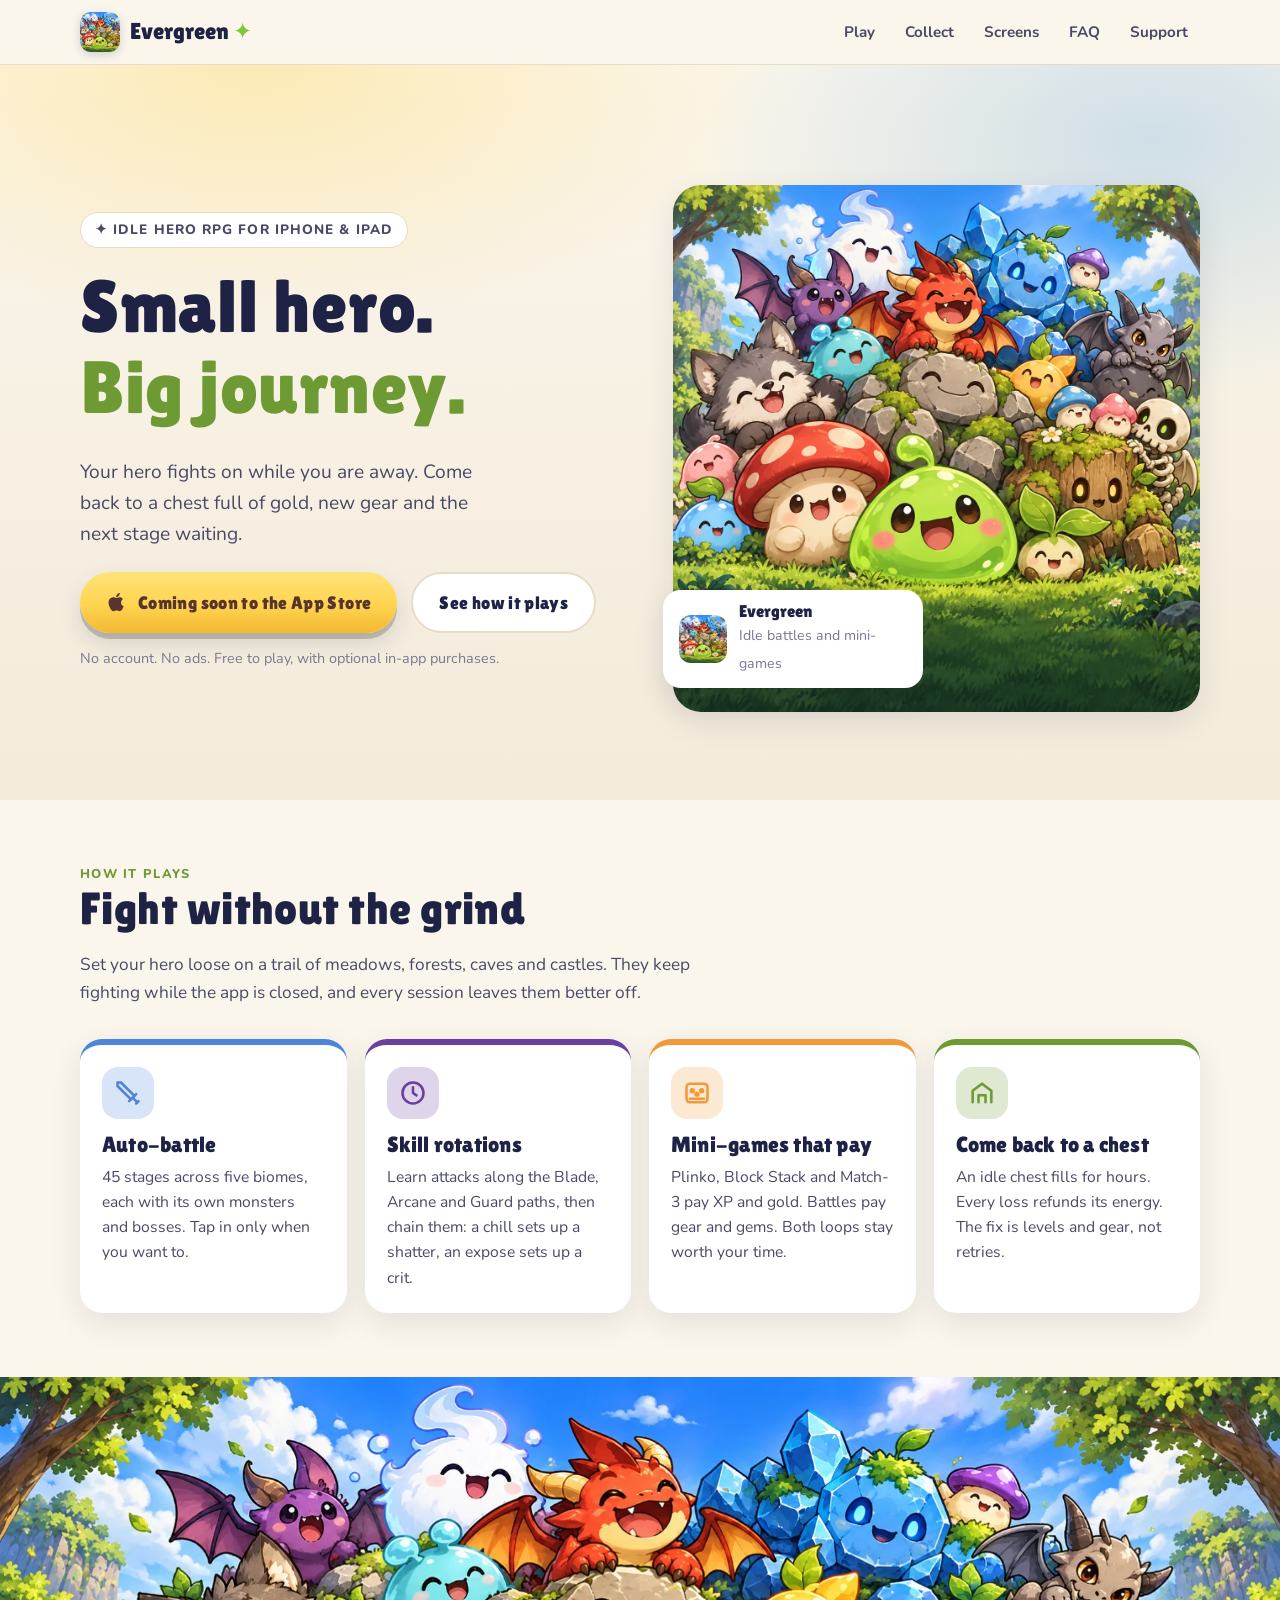
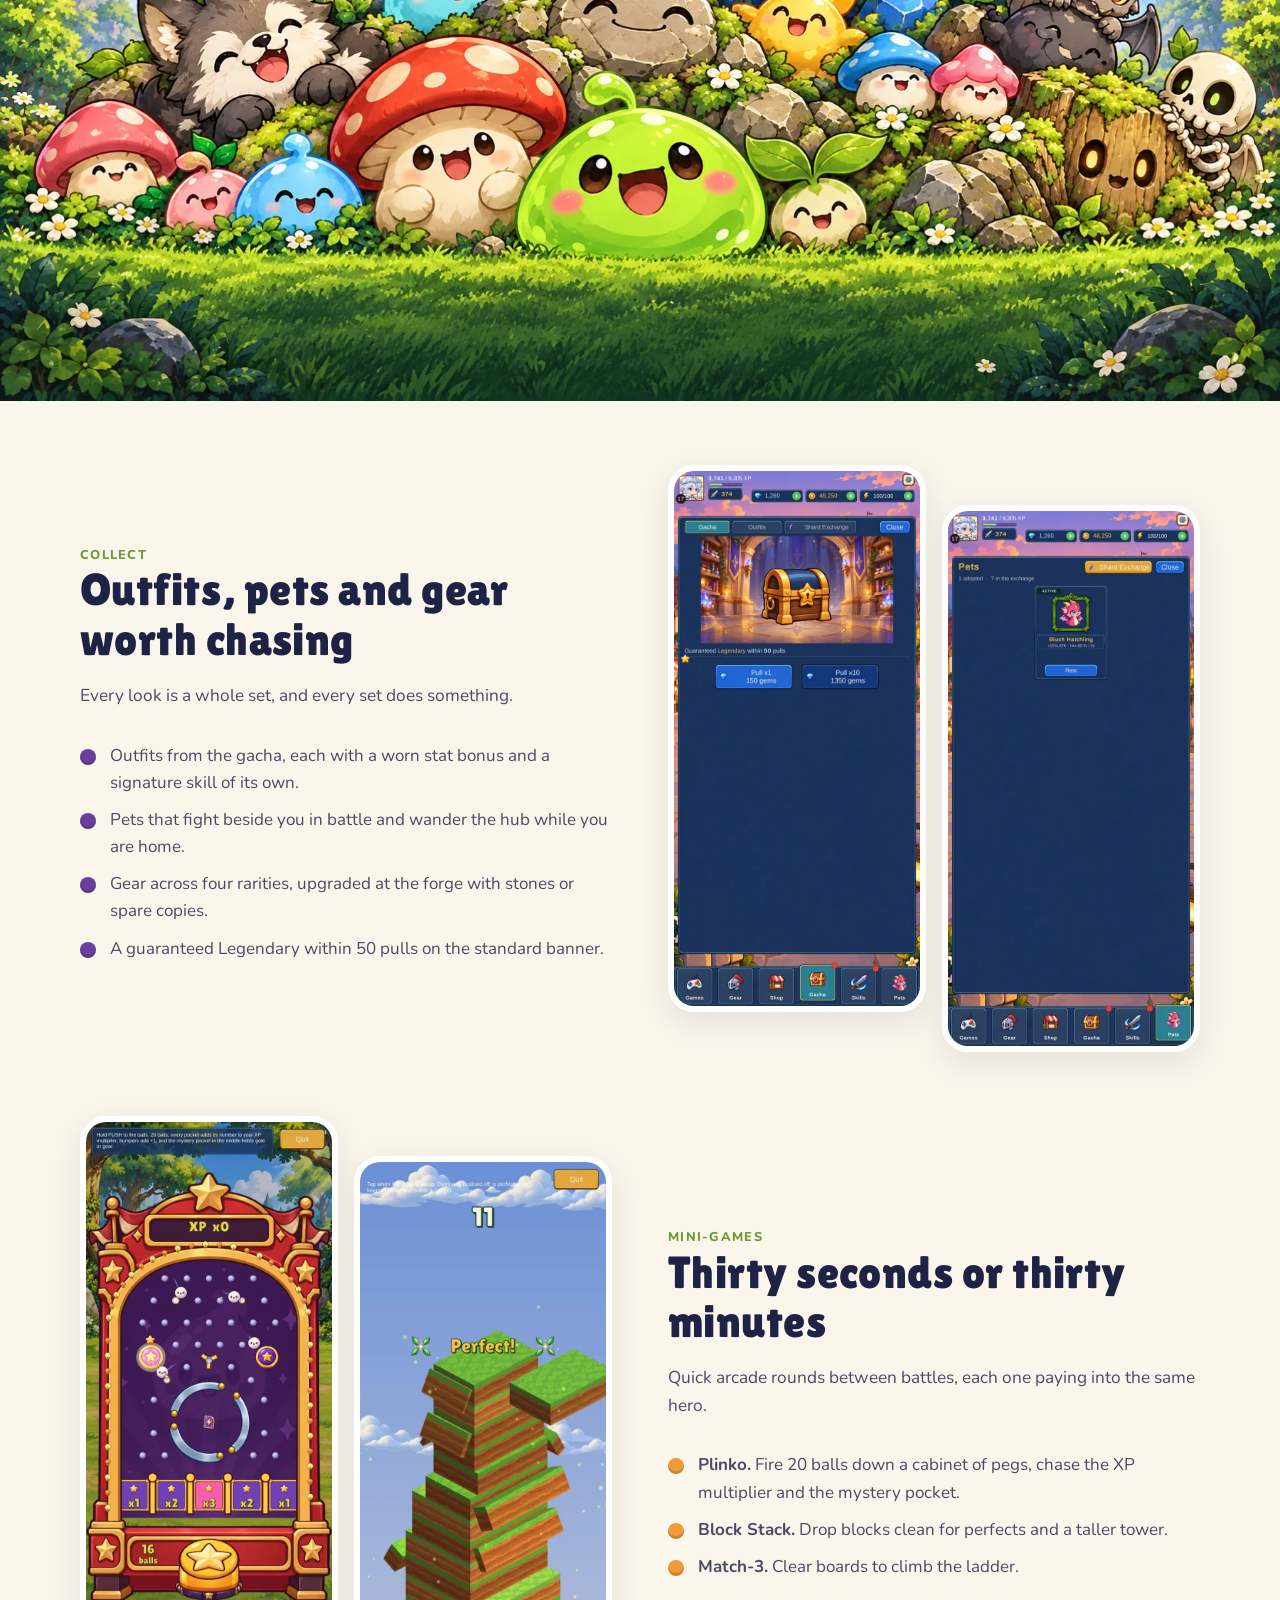
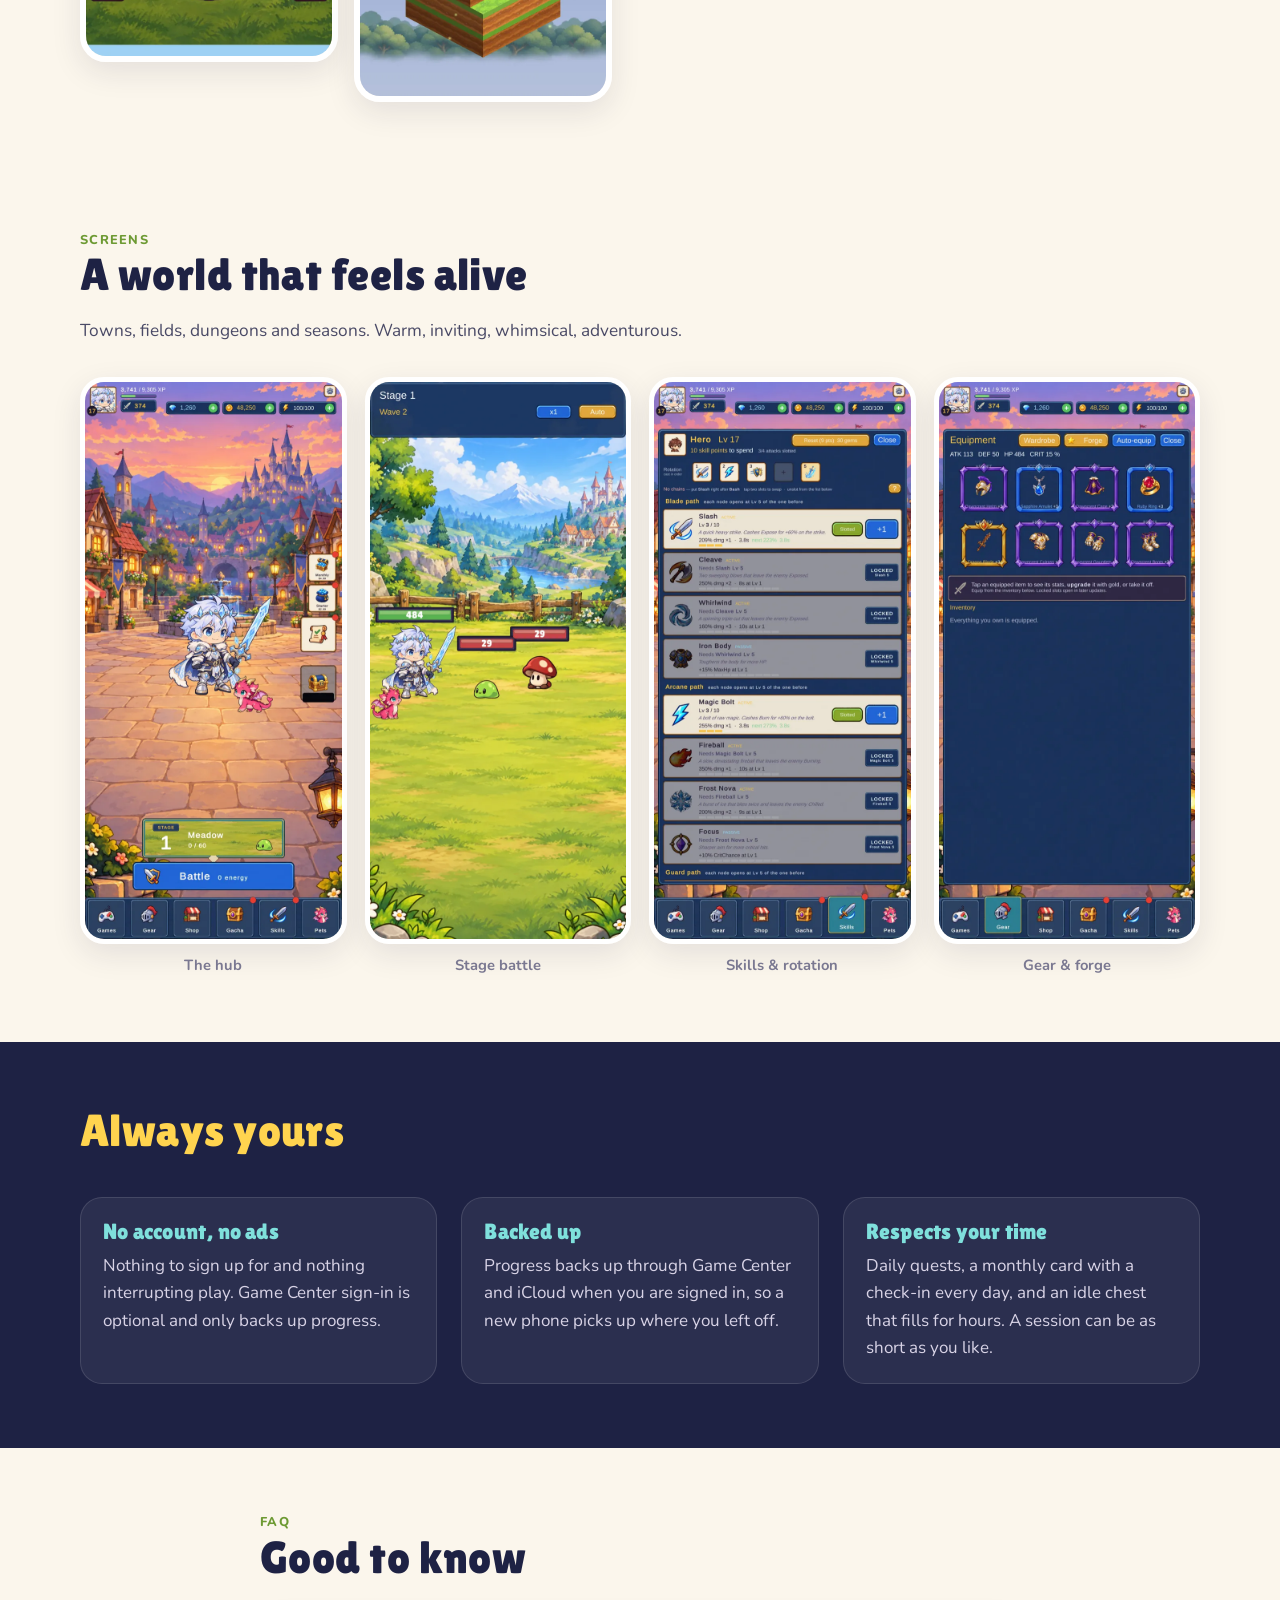
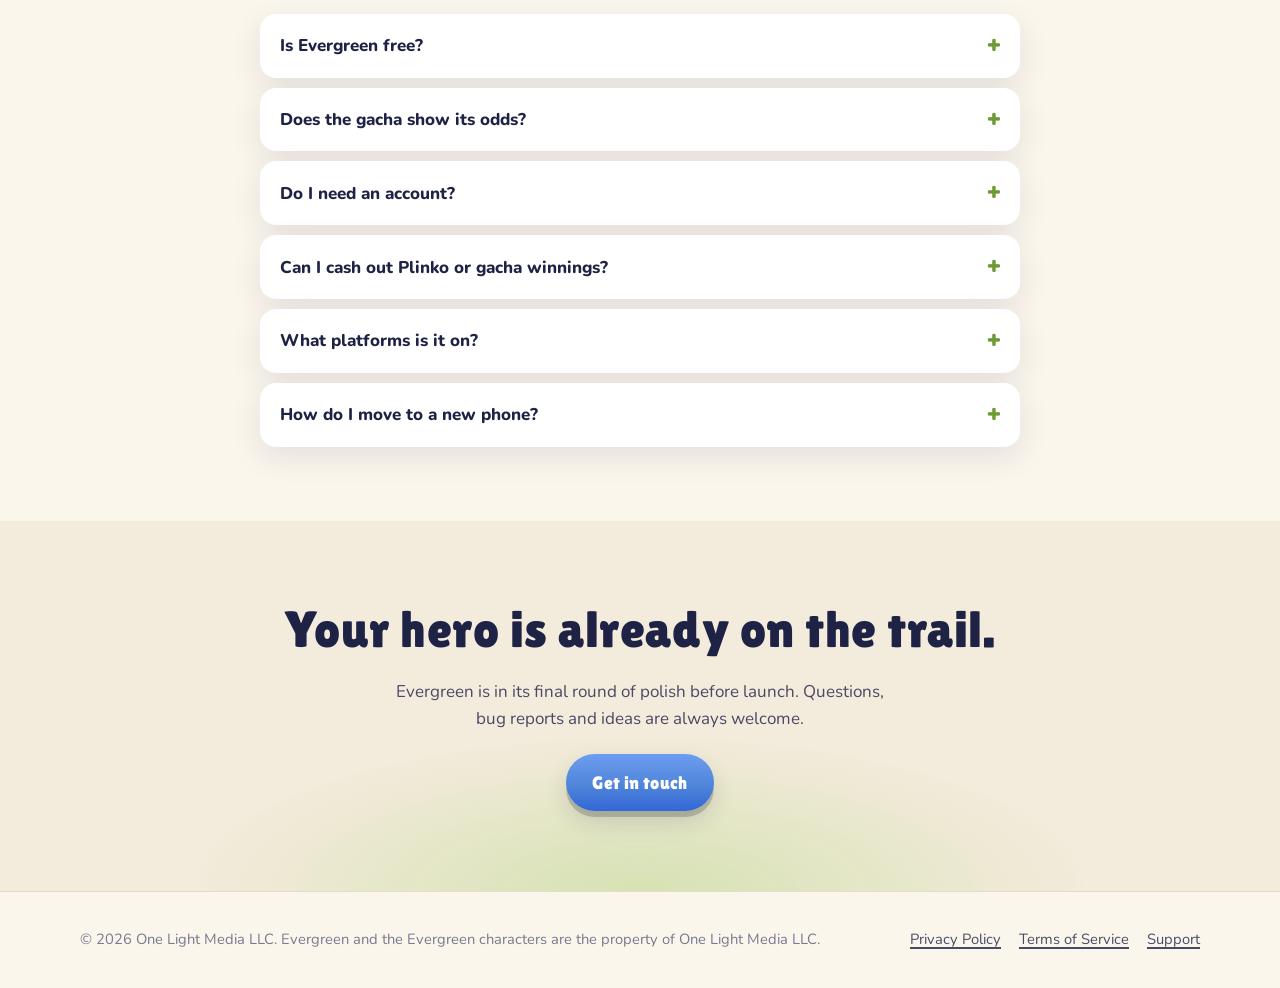
<file: index.html>
<!DOCTYPE html>
<html lang="en">
<head>
  <meta charset="utf-8">
  <meta name="viewport" content="width=device-width, initial-scale=1">
  <title>Evergreen: Idle Hero RPG</title>
  <meta name="description" content="Evergreen is a cosy idle RPG. Your hero fights on while you are away. Come back to gold, gear and a growing cast of monsters, then spend a few minutes on Plinko or Block Stack.">
  <link rel="canonical" href="https://evergreenrpg.com/">
  <link rel="icon" type="image/png" href="assets/img/favicon.png">
  <link rel="apple-touch-icon" href="assets/img/apple-touch-icon.png">
  <meta property="og:type" content="website">
  <meta property="og:title" content="Evergreen: Idle Hero RPG">
  <meta property="og:description" content="Small hero, big journey. A cosy idle RPG with mini-games that pay, outfits to collect and pets that fight beside you.">
  <meta property="og:image" content="https://evergreenrpg.com/assets/img/monsters-square.webp">
  <meta property="og:url" content="https://evergreenrpg.com/">
  <meta name="twitter:card" content="summary_large_image">
  <meta name="theme-color" content="#fbf6ec" media="(prefers-color-scheme: light)">
  <meta name="theme-color" content="#171a36" media="(prefers-color-scheme: dark)">
  <link rel="preconnect" href="https://fonts.googleapis.com">
  <link rel="preconnect" href="https://fonts.gstatic.com" crossorigin>
  <link href="https://fonts.googleapis.com/css2?family=Nunito:wght@400;700;800&display=swap" rel="stylesheet">
  <link rel="stylesheet" href="assets/site.css">
</head>
<body>

<header class="site-header">
  <div class="wrap">
    <a class="brand" href="/">
      <img src="assets/img/icon-512.png" alt="" width="40" height="40">
      <span>Evergreen <span class="leaf">✦</span></span>
    </a>
    <nav class="nav" aria-label="Site">
      <a href="#play">Play</a>
      <a href="#collect">Collect</a>
      <a href="#screens">Screens</a>
      <a href="#faq">FAQ</a>
      <a href="support.html">Support</a>
    </nav>
  </div>
</header>

<main>
  <section class="hero" id="top">
    <div class="wrap">
      <div class="hero-copy">
        <span class="kicker">✦ Idle Hero RPG for iPhone &amp; iPad</span>
        <h1>Small hero.<br><span class="accent">Big journey.</span></h1>
        <p class="lede">Your hero fights on while you are away. Come back to a chest full of gold, new gear and the next stage waiting.</p>
        <div class="hero-actions">
          <!-- When the app is live, replace this span with:
               <a class="btn btn-primary" href="https://apps.apple.com/app/idXXXXXXXXX">Download on the App Store</a> -->
          <span class="btn btn-primary" aria-disabled="true">
            <svg viewBox="0 0 24 24" fill="currentColor" aria-hidden="true"><path d="M16.4 12.6c0-2.5 2-3.7 2.1-3.8-1.2-1.7-3-1.9-3.6-2-1.5-.2-3 .9-3.8.9-.8 0-2-.9-3.3-.8-1.7 0-3.2 1-4.1 2.5-1.8 3-.5 7.6 1.3 10.1.8 1.2 1.8 2.6 3.2 2.5 1.3 0 1.8-.8 3.3-.8s2 .8 3.3.8c1.4 0 2.3-1.3 3.1-2.5.9-1.4 1.3-2.7 1.4-2.8-.1 0-2.9-1-2.9-4.1zM14 5.3c.7-.8 1.1-2 1-3.1-1 0-2.2.7-2.9 1.5-.6.7-1.2 1.9-1 3 1.1.1 2.2-.6 2.9-1.4z"/></svg>
            Coming soon to the App Store
          </span>
          <a class="btn btn-ghost" href="#play">See how it plays</a>
        </div>
        <p class="hero-note">No account. No ads. Free to play, with optional in-app purchases.</p>
      </div>
      <div class="hero-art">
        <img src="assets/img/monsters-square.webp" alt="A pile of smiling monsters: a green slime, a red-capped mushroom, a wolf pup, a red dragon and friends on a sunny hillside" width="1254" height="1254" fetchpriority="high">
        <div class="badge">
          <img src="assets/img/icon-512.png" alt="" width="48" height="48">
          <div><strong>Evergreen</strong><small>Idle battles and mini-games</small></div>
        </div>
      </div>
    </div>
  </section>

  <section id="play">
    <div class="wrap">
      <div class="section-head">
        <div class="eyebrow">How it plays</div>
        <h2>Fight without the grind</h2>
        <p>Set your hero loose on a trail of meadows, forests, caves and castles. They keep fighting while the app is closed, and every session leaves them better off.</p>
      </div>
      <div class="pillars">
        <article class="pillar" style="--c: var(--sky)">
          <div class="icon"><svg viewBox="0 0 24 24" fill="none" stroke="currentColor" stroke-width="2.2" stroke-linecap="round" stroke-linejoin="round" aria-hidden="true"><path d="M14.5 17.5 3 6V3h3l11.5 11.5"/><path d="m13 19 6-6"/><path d="m16 16 4 4"/><path d="m19 21 2-2"/></svg></div>
          <h3>Auto-battle</h3>
          <p>45 stages across five biomes, each with its own monsters and bosses. Tap in only when you want to.</p>
        </article>
        <article class="pillar" style="--c: var(--violet)">
          <div class="icon"><svg viewBox="0 0 24 24" fill="none" stroke="currentColor" stroke-width="2.2" stroke-linecap="round" stroke-linejoin="round" aria-hidden="true"><circle cx="12" cy="12" r="9"/><path d="M12 7v5l3 2"/></svg></div>
          <h3>Skill rotations</h3>
          <p>Learn attacks along the Blade, Arcane and Guard paths, then chain them: a chill sets up a shatter, an expose sets up a crit.</p>
        </article>
        <article class="pillar" style="--c: var(--orange)">
          <div class="icon"><svg viewBox="0 0 24 24" fill="none" stroke="currentColor" stroke-width="2.2" stroke-linecap="round" stroke-linejoin="round" aria-hidden="true"><rect x="3" y="4" width="18" height="16" rx="3"/><circle cx="8" cy="10" r="1.2" fill="currentColor"/><circle cx="12" cy="13" r="1.2" fill="currentColor"/><circle cx="16" cy="10" r="1.2" fill="currentColor"/><path d="M6 17h12"/></svg></div>
          <h3>Mini-games that pay</h3>
          <p>Plinko, Block Stack and Match-3 pay XP and gold. Battles pay gear and gems. Both loops stay worth your time.</p>
        </article>
        <article class="pillar" style="--c: var(--moss)">
          <div class="icon"><svg viewBox="0 0 24 24" fill="none" stroke="currentColor" stroke-width="2.2" stroke-linecap="round" stroke-linejoin="round" aria-hidden="true"><path d="M4 20V10l8-6 8 6v10"/><path d="M9 20v-6h6v6"/></svg></div>
          <h3>Come back to a chest</h3>
          <p>An idle chest fills for hours. Every loss refunds its energy. The fix is levels and gear, not retries.</p>
        </article>
      </div>
    </div>
  </section>

  <figure class="strip">
    <img src="assets/img/monsters-wide.webp" alt="The monsters of Evergreen gathered in a meadow" width="1795" height="876" loading="lazy">
  </figure>

  <section id="collect">
    <div class="wrap">
      <div class="features">
        <div class="feature-copy" style="--c: var(--violet)">
          <div class="section-head">
            <div class="eyebrow">Collect</div>
            <h2>Outfits, pets and gear worth chasing</h2>
            <p>Every look is a whole set, and every set does something.</p>
          </div>
          <ul>
            <li>Outfits from the gacha, each with a worn stat bonus and a signature skill of its own.</li>
            <li>Pets that fight beside you in battle and wander the hub while you are home.</li>
            <li>Gear across four rarities, upgraded at the forge with stones or spare copies.</li>
            <li>A guaranteed Legendary within 50 pulls on the standard banner.</li>
          </ul>
        </div>
        <div class="feature-art">
          <img src="assets/img/shot-03_gacha.webp" alt="The gacha banner with a glowing chest and a 50-pull Legendary guarantee" width="640" height="1391" loading="lazy">
          <img src="assets/img/shot-06_pets.webp" alt="The pets tab with the Blush Hatchling adopted and active" width="640" height="1391" loading="lazy">
        </div>
      </div>

      <div class="features flip">
        <div class="feature-copy" style="--c: var(--orange)">
          <div class="section-head">
            <div class="eyebrow">Mini-games</div>
            <h2>Thirty seconds or thirty minutes</h2>
            <p>Quick arcade rounds between battles, each one paying into the same hero.</p>
          </div>
          <ul>
            <li><strong>Plinko.</strong> Fire 20 balls down a cabinet of pegs, chase the XP multiplier and the mystery pocket.</li>
            <li><strong>Block Stack.</strong> Drop blocks clean for perfects and a taller tower.</li>
            <li><strong>Match-3.</strong> Clear boards to climb the ladder.</li>
          </ul>
        </div>
        <div class="feature-art">
          <img src="assets/img/shot-plinko.webp" alt="The Plinko cabinet mid-run with balls bouncing between pegs" width="640" height="1391" loading="lazy">
          <img src="assets/img/shot-tower_stack.webp" alt="Block Stack showing a Perfect drop on a tall wooden tower" width="640" height="1391" loading="lazy">
        </div>
      </div>
    </div>
  </section>

  <section id="screens">
    <div class="wrap">
      <div class="section-head">
        <div class="eyebrow">Screens</div>
        <h2>A world that feels alive</h2>
        <p>Towns, fields, dungeons and seasons. Warm, inviting, whimsical, adventurous.</p>
      </div>
      <div class="gallery">
        <figure><img src="assets/img/shot-01_hub.webp" alt="The hub: hero in the Winter Lord outfit beside a pet, with the stage card and Battle button" width="640" height="1391" loading="lazy"><figcaption>The hub</figcaption></figure>
        <figure><img src="assets/img/shot-02_battle.webp" alt="A stage fight mid-wave against a slime and a mushroom" width="640" height="1391" loading="lazy"><figcaption>Stage battle</figcaption></figure>
        <figure><img src="assets/img/shot-04_skills.webp" alt="Skill paths and the rotation row" width="640" height="1391" loading="lazy"><figcaption>Skills &amp; rotation</figcaption></figure>
        <figure><img src="assets/img/shot-05_gear.webp" alt="A full equipment loadout with rarity-coloured slots" width="640" height="1391" loading="lazy"><figcaption>Gear &amp; forge</figcaption></figure>
      </div>
    </div>
  </section>

  <section class="promise">
    <div class="wrap">
      <h2>Always yours</h2>
      <div class="card"><h3>No account, no ads</h3><p>Nothing to sign up for and nothing interrupting play. Game Center sign-in is optional and only backs up progress.</p></div>
      <div class="card"><h3>Backed up</h3><p>Progress backs up through Game Center and iCloud when you are signed in, so a new phone picks up where you left off.</p></div>
      <div class="card"><h3>Respects your time</h3><p>Daily quests, a monthly card with a check-in every day, and an idle chest that fills for hours. A session can be as short as you like.</p></div>
    </div>
  </section>

  <section class="faq" id="faq">
    <div class="wrap-narrow">
      <div class="section-head">
        <div class="eyebrow">FAQ</div>
        <h2>Good to know</h2>
      </div>
      <details>
        <summary>Is Evergreen free?</summary>
        <p>Yes. Evergreen is free to download and play. Optional in-app purchases sell gems, a one-time Starter Bundle and a Monthly Card. None of them are required to finish the game.</p>
      </details>
      <details>
        <summary>Does the gacha show its odds?</summary>
        <p>The banner in the app shows its Legendary guarantee: every pull on the standard banner counts toward a guaranteed Legendary within 50 pulls.</p>
      </details>
      <details>
        <summary>Do I need an account?</summary>
        <p>No. There is no login. If you sign in to Game Center, your progress is backed up to iCloud and restored on your other devices. The game is fully playable without it.</p>
      </details>
      <details>
        <summary>Can I cash out Plinko or gacha winnings?</summary>
        <p>No. Plinko and the mini-games pay only in-game gold and XP, and gacha rewards are in-game items. Nothing in Evergreen can be exchanged for real money.</p>
      </details>
      <details>
        <summary>What platforms is it on?</summary>
        <p>iPhone and iPad first. An Android release is planned; follow this page for news.</p>
      </details>
      <details>
        <summary>How do I move to a new phone?</summary>
        <p>Sign in to Game Center on the new device before opening Evergreen. The app restores the newest iCloud backup on launch. Progress from a device that was never signed in cannot be recovered.</p>
      </details>
    </div>
  </section>

  <section class="cta">
    <div class="wrap">
      <h2>Your hero is already on the trail.</h2>
      <p>Evergreen is in its final round of polish before launch. Questions, bug reports and ideas are always welcome.</p>
      <div class="hero-actions">
        <a class="btn btn-secondary" href="support.html">Get in touch</a>
      </div>
    </div>
  </section>
</main>

<footer class="site-footer">
  <div class="wrap">
    <div>© 2026 One Light Media LLC. Evergreen and the Evergreen characters are the property of One Light Media LLC.</div>
    <nav aria-label="Legal">
      <a href="privacy.html">Privacy Policy</a>
      <a href="terms.html">Terms of Service</a>
      <a href="support.html">Support</a>
    </nav>
  </div>
</footer>

</body>
</html>
</file>
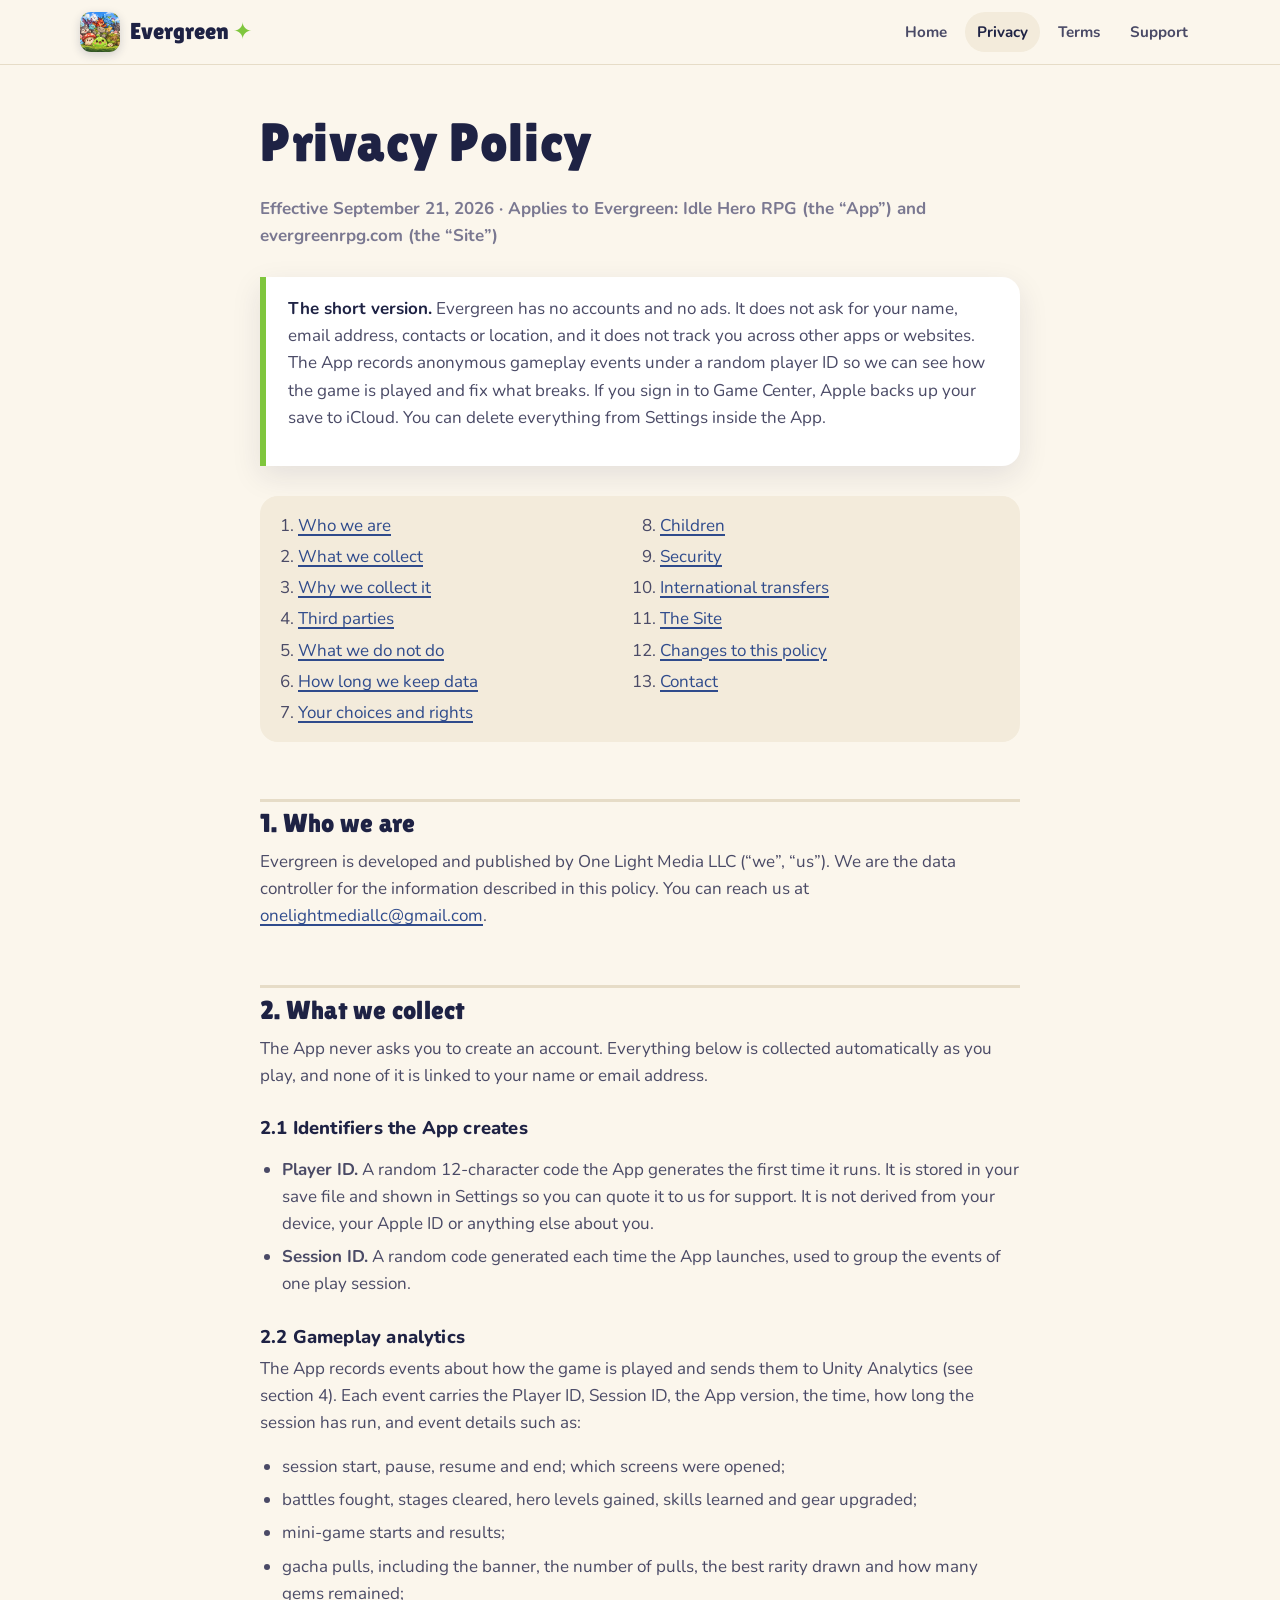
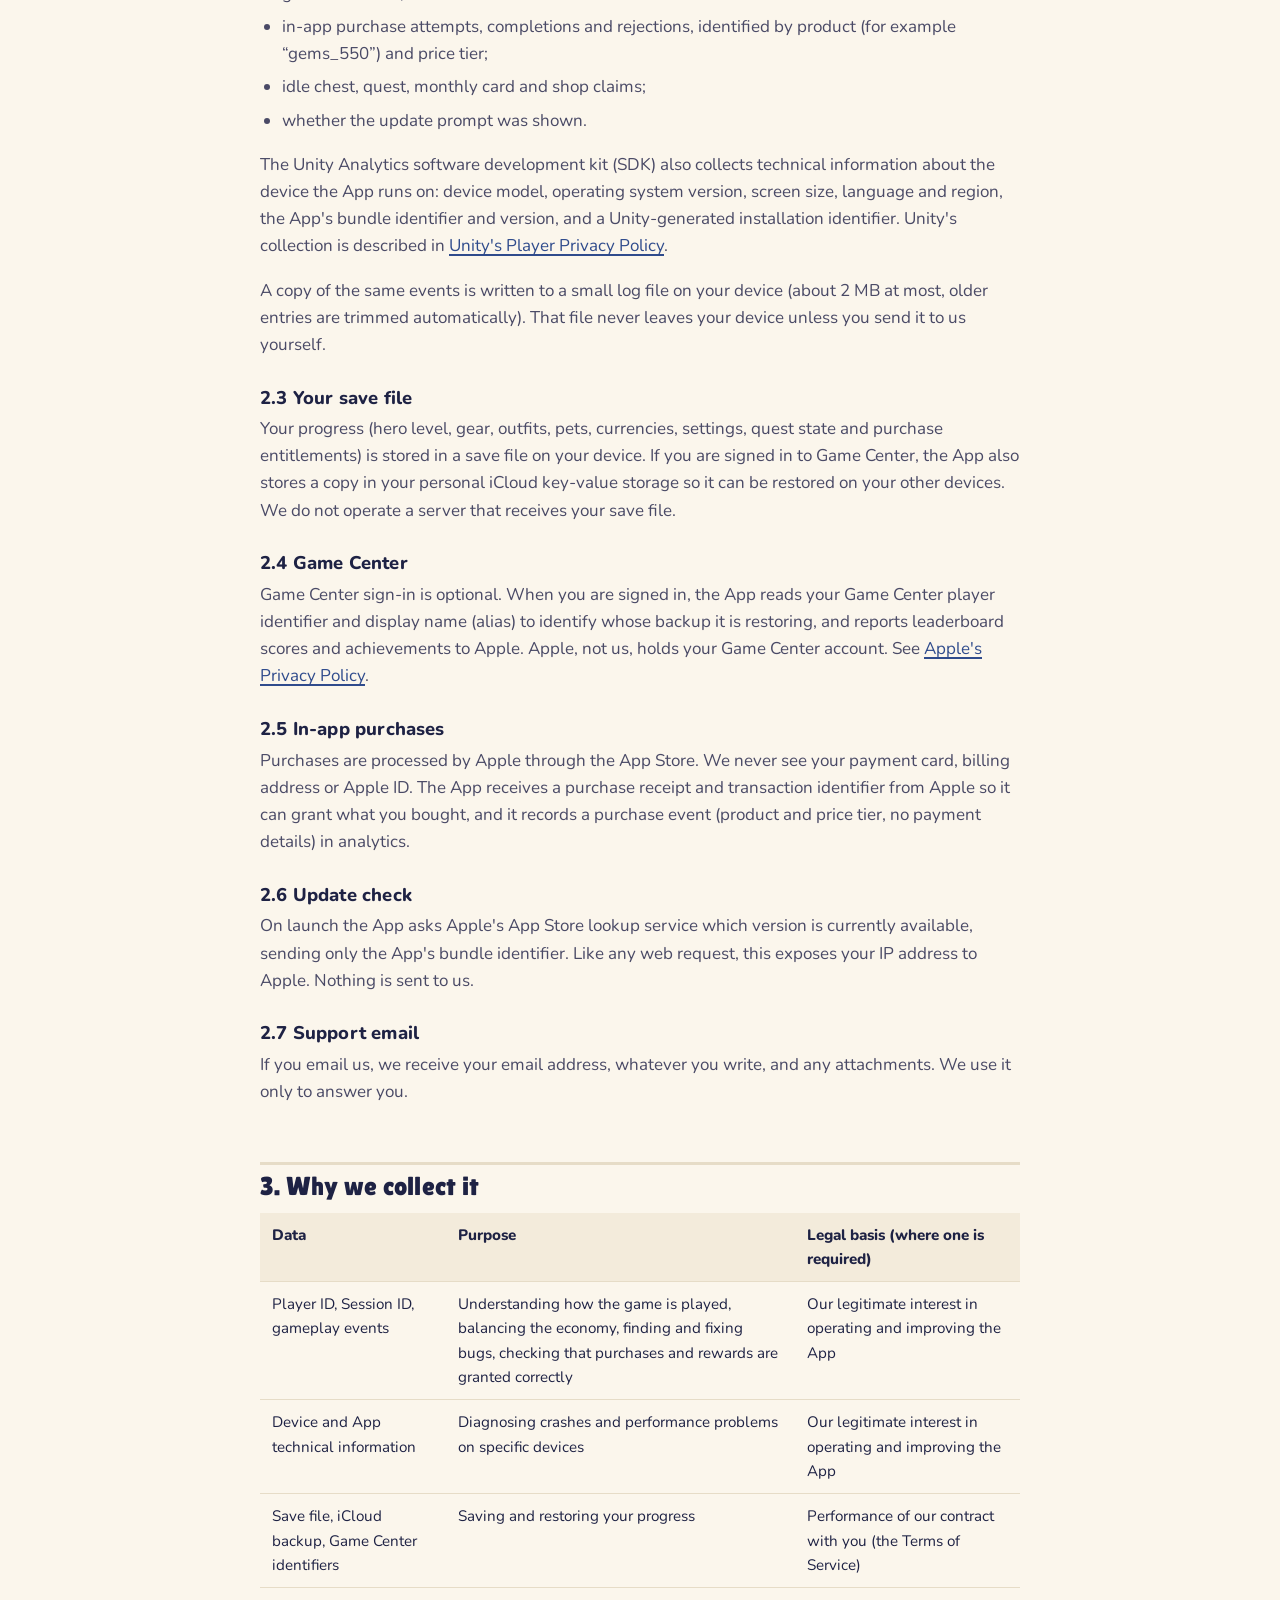
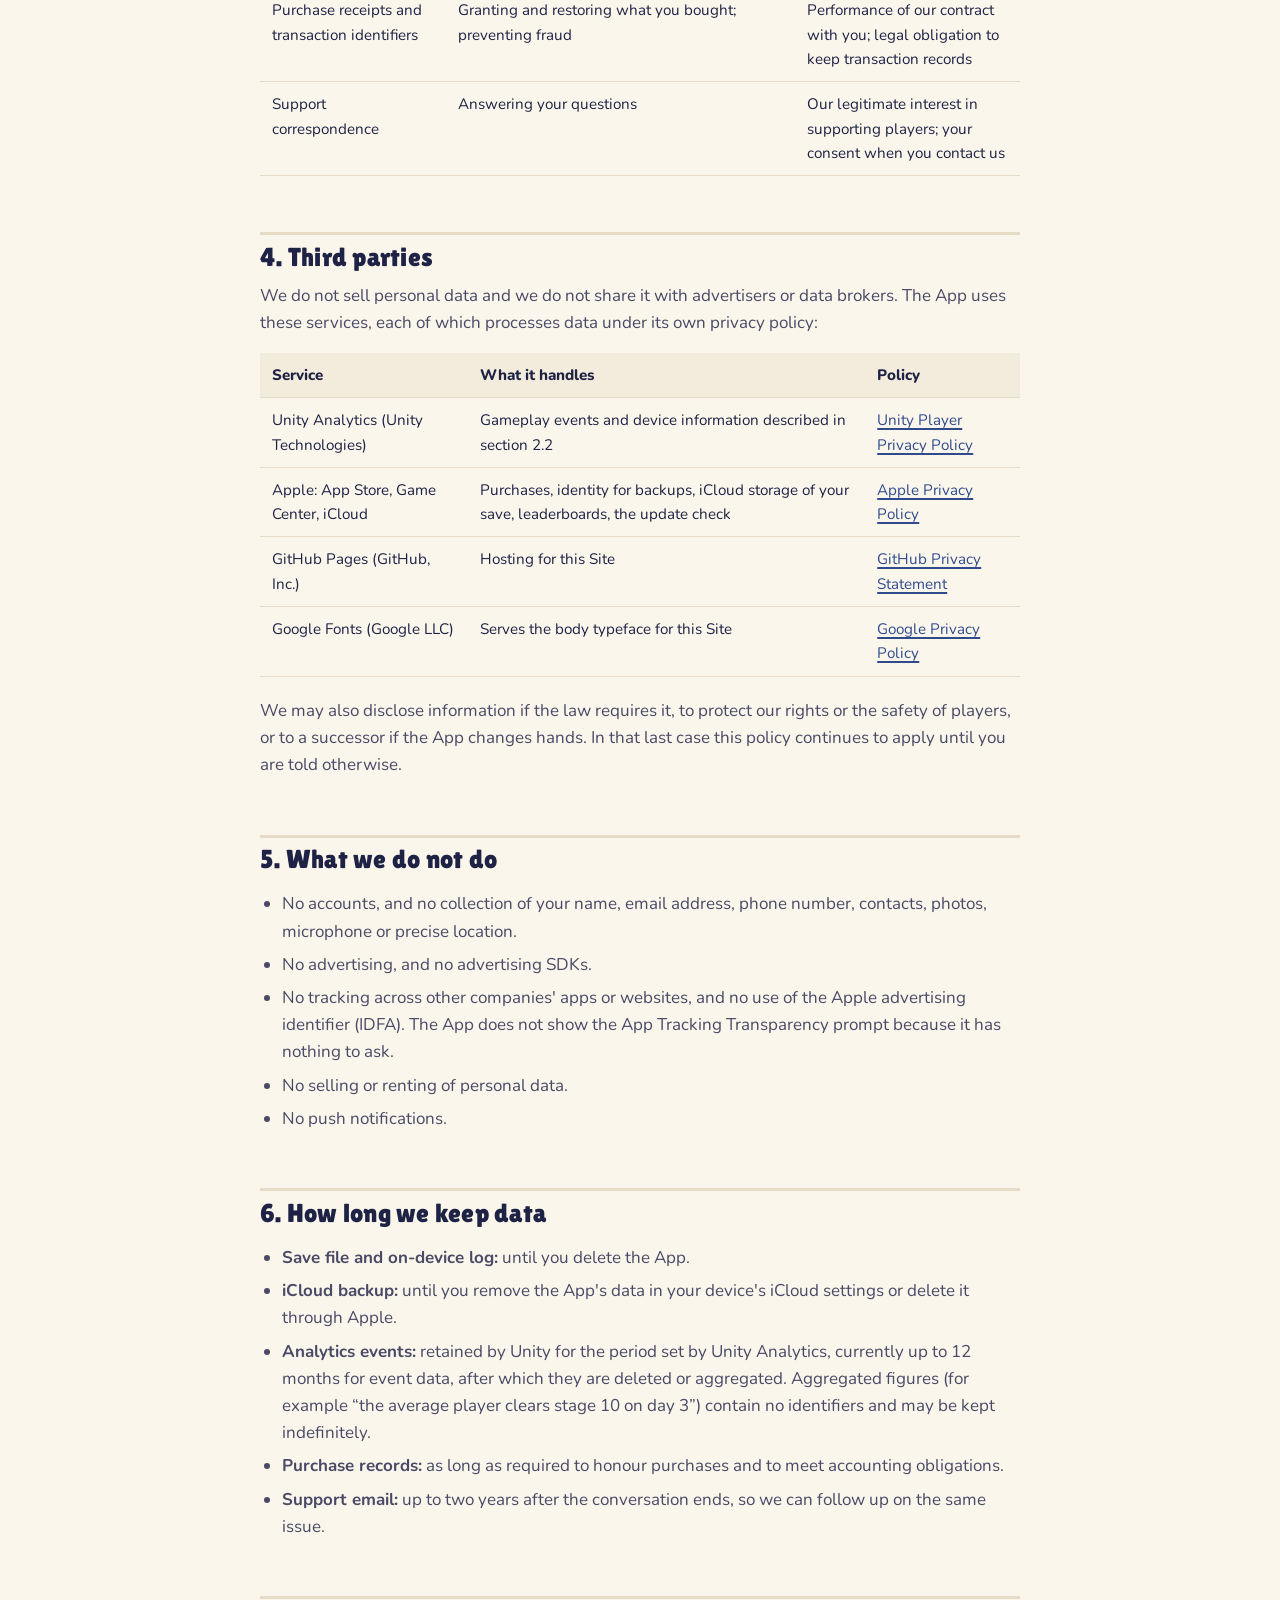
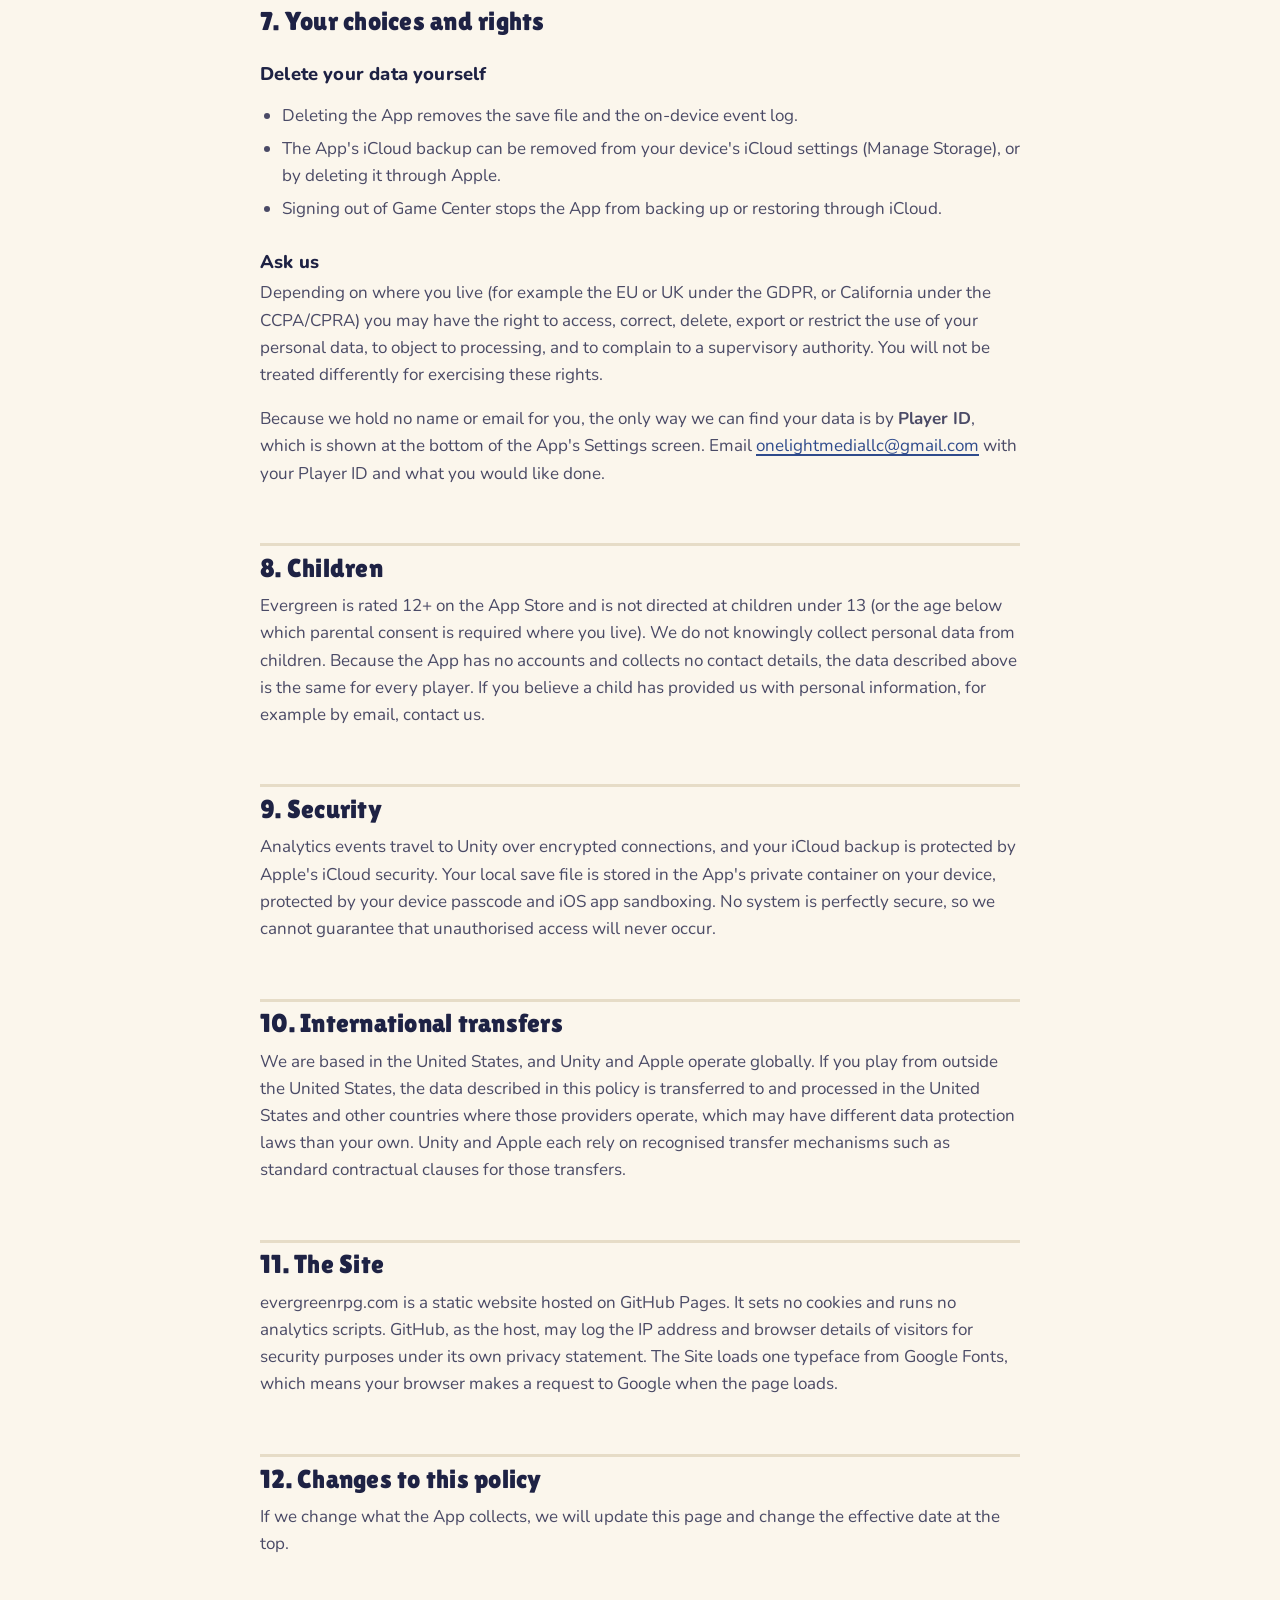
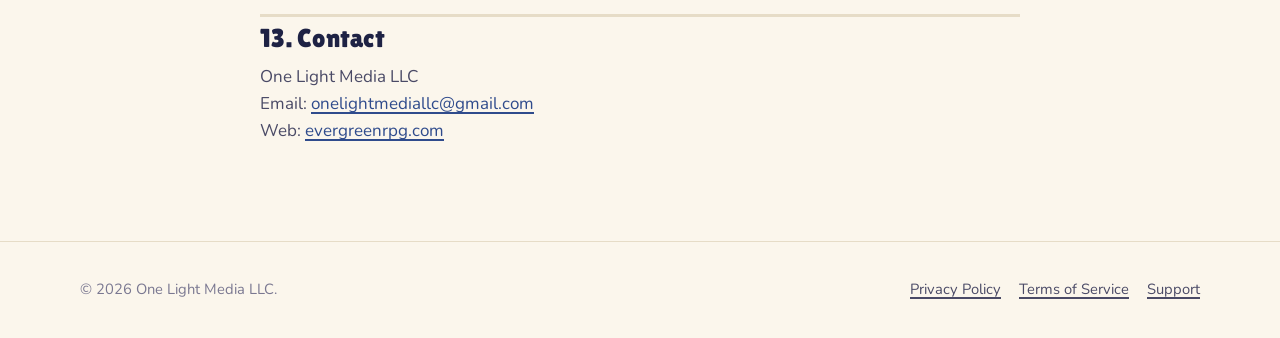
<file: privacy.html>
<!DOCTYPE html>
<html lang="en">
<head>
  <meta charset="utf-8">
  <meta name="viewport" content="width=device-width, initial-scale=1">
  <title>Privacy Policy – Evergreen</title>
  <meta name="description" content="What Evergreen: Idle Hero RPG collects, why, and how to delete it.">
  <link rel="canonical" href="https://evergreenrpg.com/privacy.html">
  <link rel="icon" type="image/png" href="assets/img/favicon.png">
  <link rel="apple-touch-icon" href="assets/img/apple-touch-icon.png">
  <meta name="theme-color" content="#fbf6ec" media="(prefers-color-scheme: light)">
  <meta name="theme-color" content="#171a36" media="(prefers-color-scheme: dark)">
  <link rel="preconnect" href="https://fonts.googleapis.com">
  <link rel="preconnect" href="https://fonts.gstatic.com" crossorigin>
  <link href="https://fonts.googleapis.com/css2?family=Nunito:wght@400;700;800&display=swap" rel="stylesheet">
  <link rel="stylesheet" href="assets/site.css">
</head>
<body>

<header class="site-header">
  <div class="wrap">
    <a class="brand" href="/"><img src="assets/img/icon-512.png" alt="" width="40" height="40"><span>Evergreen <span class="leaf">✦</span></span></a>
    <nav class="nav" aria-label="Site">
      <a href="/">Home</a>
      <a href="privacy.html" aria-current="page">Privacy</a>
      <a href="terms.html">Terms</a>
      <a href="support.html">Support</a>
    </nav>
  </div>
</header>

<main class="legal">
  <div class="wrap-narrow">
    <h1>Privacy Policy</h1>
    <p class="meta">Effective September 21, 2026 · Applies to Evergreen: Idle Hero RPG (the “App”) and evergreenrpg.com (the “Site”)</p>

    <div class="summary">
      <p><strong>The short version.</strong> Evergreen has no accounts and no ads. It does not ask for your name, email address, contacts or location, and it does not track you across other apps or websites. The App records anonymous gameplay events under a random player ID so we can see how the game is played and fix what breaks. If you sign in to Game Center, Apple backs up your save to iCloud. You can delete everything from Settings inside the App.</p>
    </div>

    <ol class="toc">
      <li><a href="#who">Who we are</a></li>
      <li><a href="#collect">What we collect</a></li>
      <li><a href="#why">Why we collect it</a></li>
      <li><a href="#third">Third parties</a></li>
      <li><a href="#no">What we do not do</a></li>
      <li><a href="#retention">How long we keep data</a></li>
      <li><a href="#delete">Your choices and rights</a></li>
      <li><a href="#children">Children</a></li>
      <li><a href="#security">Security</a></li>
      <li><a href="#transfers">International transfers</a></li>
      <li><a href="#site">The Site</a></li>
      <li><a href="#changes">Changes to this policy</a></li>
      <li><a href="#contact">Contact</a></li>
    </ol>

    <h2 id="who">1. Who we are</h2>
    <p>Evergreen is developed and published by One Light Media LLC (“we”, “us”). We are the data controller for the information described in this policy. You can reach us at <a href="mailto:onelightmediallc@gmail.com">onelightmediallc@gmail.com</a>.</p>

    <h2 id="collect">2. What we collect</h2>
    <p>The App never asks you to create an account. Everything below is collected automatically as you play, and none of it is linked to your name or email address.</p>

    <h3>2.1 Identifiers the App creates</h3>
    <ul>
      <li><strong>Player ID.</strong> A random 12-character code the App generates the first time it runs. It is stored in your save file and shown in Settings so you can quote it to us for support. It is not derived from your device, your Apple ID or anything else about you.</li>
      <li><strong>Session ID.</strong> A random code generated each time the App launches, used to group the events of one play session.</li>
    </ul>

    <h3>2.2 Gameplay analytics</h3>
    <p>The App records events about how the game is played and sends them to Unity Analytics (see section 4). Each event carries the Player ID, Session ID, the App version, the time, how long the session has run, and event details such as:</p>
    <ul>
      <li>session start, pause, resume and end; which screens were opened;</li>
      <li>battles fought, stages cleared, hero levels gained, skills learned and gear upgraded;</li>
      <li>mini-game starts and results;</li>
      <li>gacha pulls, including the banner, the number of pulls, the best rarity drawn and how many gems remained;</li>
      <li>in-app purchase attempts, completions and rejections, identified by product (for example “gems_550”) and price tier;</li>
      <li>idle chest, quest, monthly card and shop claims;</li>
      <li>whether the update prompt was shown.</li>
    </ul>
    <p>The Unity Analytics software development kit (SDK) also collects technical information about the device the App runs on: device model, operating system version, screen size, language and region, the App's bundle identifier and version, and a Unity-generated installation identifier. Unity's collection is described in <a href="https://unity.com/legal/game-player-and-app-user-privacy-policy" rel="noopener">Unity's Player Privacy Policy</a>.</p>
    <p>A copy of the same events is written to a small log file on your device (about 2 MB at most, older entries are trimmed automatically). That file never leaves your device unless you send it to us yourself.</p>

    <h3>2.3 Your save file</h3>
    <p>Your progress (hero level, gear, outfits, pets, currencies, settings, quest state and purchase entitlements) is stored in a save file on your device. If you are signed in to Game Center, the App also stores a copy in your personal iCloud key-value storage so it can be restored on your other devices. We do not operate a server that receives your save file.</p>

    <h3>2.4 Game Center</h3>
    <p>Game Center sign-in is optional. When you are signed in, the App reads your Game Center player identifier and display name (alias) to identify whose backup it is restoring, and reports leaderboard scores and achievements to Apple. Apple, not us, holds your Game Center account. See <a href="https://www.apple.com/legal/privacy/" rel="noopener">Apple's Privacy Policy</a>.</p>

    <h3>2.5 In-app purchases</h3>
    <p>Purchases are processed by Apple through the App Store. We never see your payment card, billing address or Apple ID. The App receives a purchase receipt and transaction identifier from Apple so it can grant what you bought, and it records a purchase event (product and price tier, no payment details) in analytics.</p>

    <h3>2.6 Update check</h3>
    <p>On launch the App asks Apple's App Store lookup service which version is currently available, sending only the App's bundle identifier. Like any web request, this exposes your IP address to Apple. Nothing is sent to us.</p>

    <h3>2.7 Support email</h3>
    <p>If you email us, we receive your email address, whatever you write, and any attachments. We use it only to answer you.</p>

    <h2 id="why">3. Why we collect it</h2>
    <table>
      <thead><tr><th>Data</th><th>Purpose</th><th>Legal basis (where one is required)</th></tr></thead>
      <tbody>
        <tr><td>Player ID, Session ID, gameplay events</td><td>Understanding how the game is played, balancing the economy, finding and fixing bugs, checking that purchases and rewards are granted correctly</td><td>Our legitimate interest in operating and improving the App</td></tr>
        <tr><td>Device and App technical information</td><td>Diagnosing crashes and performance problems on specific devices</td><td>Our legitimate interest in operating and improving the App</td></tr>
        <tr><td>Save file, iCloud backup, Game Center identifiers</td><td>Saving and restoring your progress</td><td>Performance of our contract with you (the Terms of Service)</td></tr>
        <tr><td>Purchase receipts and transaction identifiers</td><td>Granting and restoring what you bought; preventing fraud</td><td>Performance of our contract with you; legal obligation to keep transaction records</td></tr>
        <tr><td>Support correspondence</td><td>Answering your questions</td><td>Our legitimate interest in supporting players; your consent when you contact us</td></tr>
      </tbody>
    </table>

    <h2 id="third">4. Third parties</h2>
    <p>We do not sell personal data and we do not share it with advertisers or data brokers. The App uses these services, each of which processes data under its own privacy policy:</p>
    <table>
      <thead><tr><th>Service</th><th>What it handles</th><th>Policy</th></tr></thead>
      <tbody>
        <tr><td>Unity Analytics (Unity Technologies)</td><td>Gameplay events and device information described in section 2.2</td><td><a href="https://unity.com/legal/game-player-and-app-user-privacy-policy" rel="noopener">Unity Player Privacy Policy</a></td></tr>
        <tr><td>Apple: App Store, Game Center, iCloud</td><td>Purchases, identity for backups, iCloud storage of your save, leaderboards, the update check</td><td><a href="https://www.apple.com/legal/privacy/" rel="noopener">Apple Privacy Policy</a></td></tr>
        <tr><td>GitHub Pages (GitHub, Inc.)</td><td>Hosting for this Site</td><td><a href="https://docs.github.com/site-policy/privacy-policies/github-general-privacy-statement" rel="noopener">GitHub Privacy Statement</a></td></tr>
        <tr><td>Google Fonts (Google LLC)</td><td>Serves the body typeface for this Site</td><td><a href="https://policies.google.com/privacy" rel="noopener">Google Privacy Policy</a></td></tr>
      </tbody>
    </table>
    <p>We may also disclose information if the law requires it, to protect our rights or the safety of players, or to a successor if the App changes hands. In that last case this policy continues to apply until you are told otherwise.</p>

    <h2 id="no">5. What we do not do</h2>
    <ul>
      <li>No accounts, and no collection of your name, email address, phone number, contacts, photos, microphone or precise location.</li>
      <li>No advertising, and no advertising SDKs.</li>
      <li>No tracking across other companies' apps or websites, and no use of the Apple advertising identifier (IDFA). The App does not show the App Tracking Transparency prompt because it has nothing to ask.</li>
      <li>No selling or renting of personal data.</li>
      <li>No push notifications.</li>
    </ul>

    <h2 id="retention">6. How long we keep data</h2>
    <ul>
      <li><strong>Save file and on-device log:</strong> until you delete the App.</li>
      <li><strong>iCloud backup:</strong> until you remove the App's data in your device's iCloud settings or delete it through Apple.</li>
      <li><strong>Analytics events:</strong> retained by Unity for the period set by Unity Analytics, currently up to 12 months for event data, after which they are deleted or aggregated. Aggregated figures (for example “the average player clears stage 10 on day 3”) contain no identifiers and may be kept indefinitely.</li>
      <li><strong>Purchase records:</strong> as long as required to honour purchases and to meet accounting obligations.</li>
      <li><strong>Support email:</strong> up to two years after the conversation ends, so we can follow up on the same issue.</li>
    </ul>

    <h2 id="delete">7. Your choices and rights</h2>
    <h3>Delete your data yourself</h3>
    <ul>
      <li>Deleting the App removes the save file and the on-device event log.</li>
      <li>The App's iCloud backup can be removed from your device's iCloud settings (Manage Storage), or by deleting it through Apple.</li>
      <li>Signing out of Game Center stops the App from backing up or restoring through iCloud.</li>
    </ul>
    <h3>Ask us</h3>
    <p>Depending on where you live (for example the EU or UK under the GDPR, or California under the CCPA/CPRA) you may have the right to access, correct, delete, export or restrict the use of your personal data, to object to processing, and to complain to a supervisory authority. You will not be treated differently for exercising these rights.</p>
    <p>Because we hold no name or email for you, the only way we can find your data is by <strong>Player ID</strong>, which is shown at the bottom of the App's Settings screen. Email <a href="mailto:onelightmediallc@gmail.com">onelightmediallc@gmail.com</a> with your Player ID and what you would like done.</p>

    <h2 id="children">8. Children</h2>
    <p>Evergreen is rated 12+ on the App Store and is not directed at children under 13 (or the age below which parental consent is required where you live). We do not knowingly collect personal data from children. Because the App has no accounts and collects no contact details, the data described above is the same for every player. If you believe a child has provided us with personal information, for example by email, contact us.</p>

    <h2 id="security">9. Security</h2>
    <p>Analytics events travel to Unity over encrypted connections, and your iCloud backup is protected by Apple's iCloud security. Your local save file is stored in the App's private container on your device, protected by your device passcode and iOS app sandboxing. No system is perfectly secure, so we cannot guarantee that unauthorised access will never occur.</p>

    <h2 id="transfers">10. International transfers</h2>
    <p>We are based in the United States, and Unity and Apple operate globally. If you play from outside the United States, the data described in this policy is transferred to and processed in the United States and other countries where those providers operate, which may have different data protection laws than your own. Unity and Apple each rely on recognised transfer mechanisms such as standard contractual clauses for those transfers.</p>

    <h2 id="site">11. The Site</h2>
    <p>evergreenrpg.com is a static website hosted on GitHub Pages. It sets no cookies and runs no analytics scripts. GitHub, as the host, may log the IP address and browser details of visitors for security purposes under its own privacy statement. The Site loads one typeface from Google Fonts, which means your browser makes a request to Google when the page loads.</p>

    <h2 id="changes">12. Changes to this policy</h2>
    <p>If we change what the App collects, we will update this page and change the effective date at the top.</p>

    <h2 id="contact">13. Contact</h2>
    <p>One Light Media LLC<br>
    Email: <a href="mailto:onelightmediallc@gmail.com">onelightmediallc@gmail.com</a><br>
    Web: <a href="https://evergreenrpg.com/">evergreenrpg.com</a></p>
  </div>
</main>

<footer class="site-footer">
  <div class="wrap">
    <div>© 2026 One Light Media LLC.</div>
    <nav aria-label="Legal">
      <a href="privacy.html">Privacy Policy</a>
      <a href="terms.html">Terms of Service</a>
      <a href="support.html">Support</a>
    </nav>
  </div>
</footer>

</body>
</html>
</file>
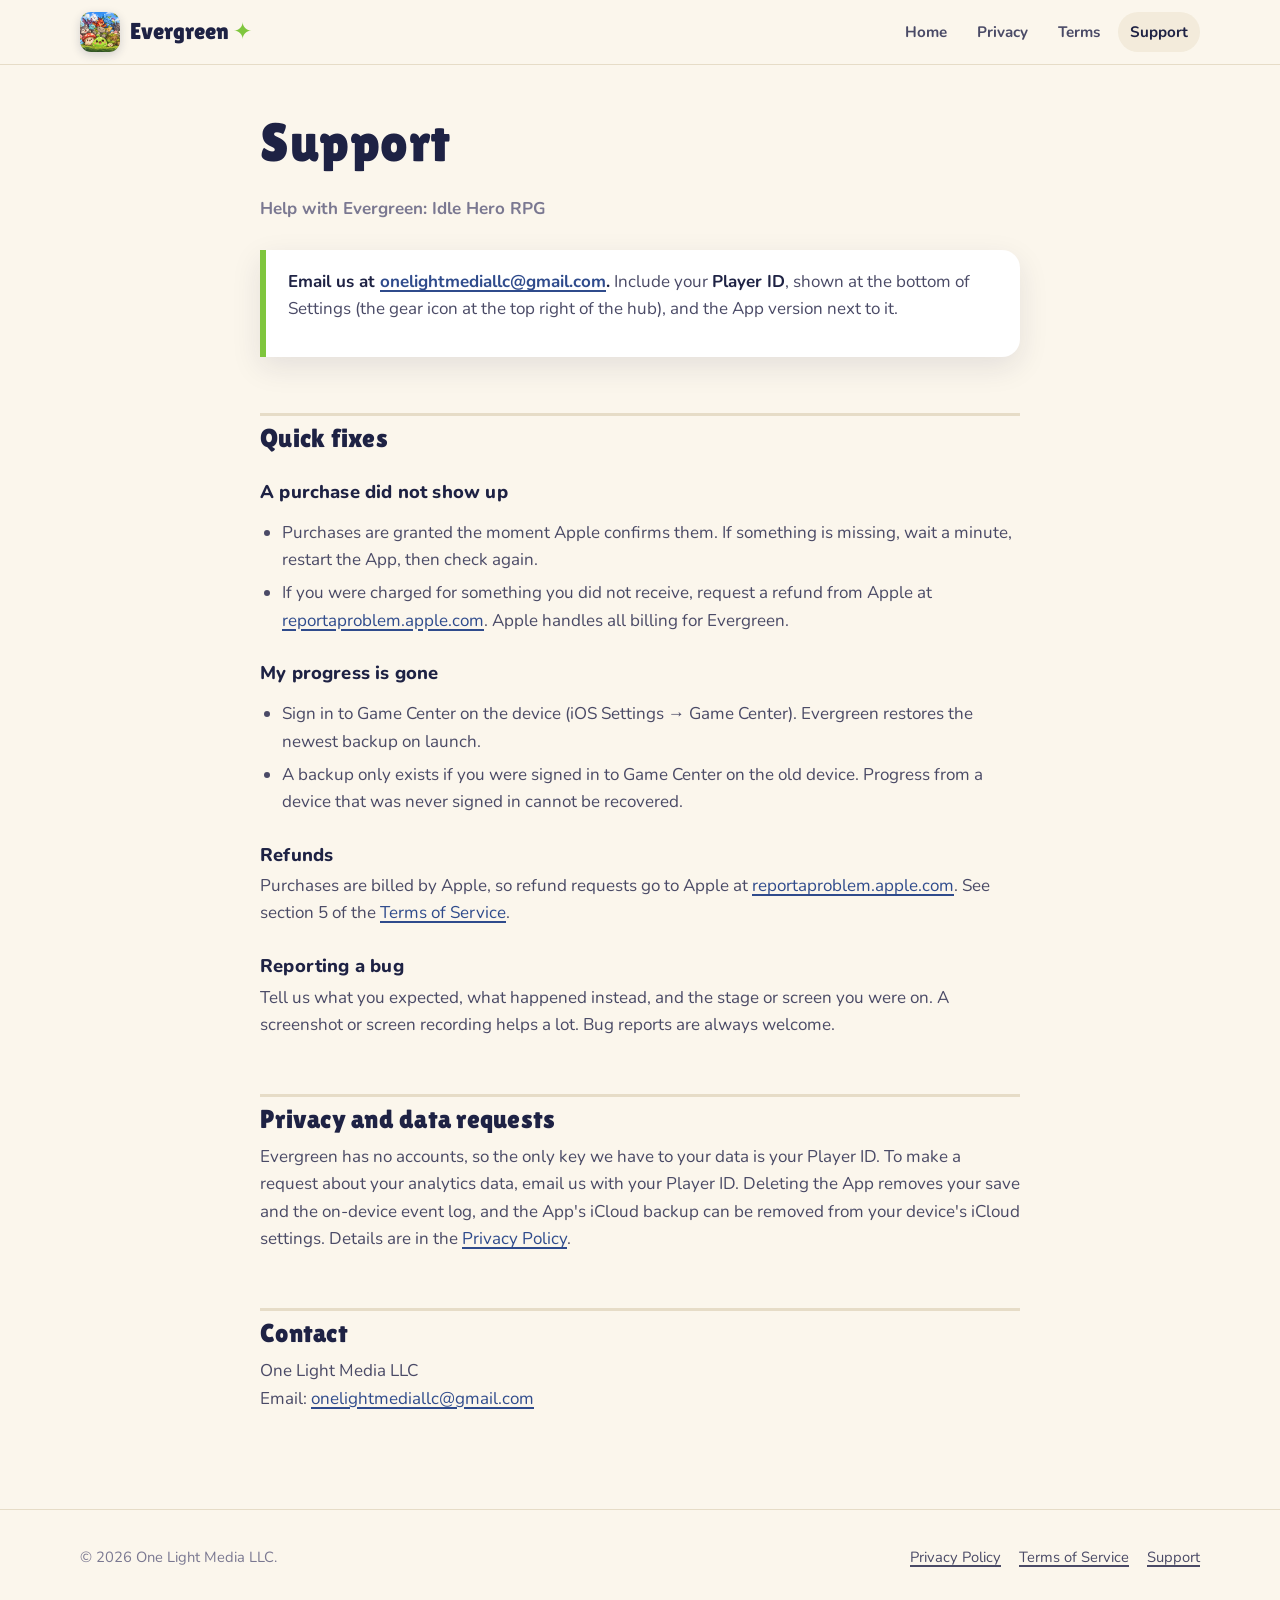
<file: support.html>
<!DOCTYPE html>
<html lang="en">
<head>
  <meta charset="utf-8">
  <meta name="viewport" content="width=device-width, initial-scale=1">
  <title>Support – Evergreen</title>
  <meta name="description" content="Help with Evergreen: Idle Hero RPG. Missing purchases, lost progress, bug reports and data requests.">
  <link rel="canonical" href="https://evergreenrpg.com/support.html">
  <link rel="icon" type="image/png" href="assets/img/favicon.png">
  <link rel="apple-touch-icon" href="assets/img/apple-touch-icon.png">
  <meta name="theme-color" content="#fbf6ec" media="(prefers-color-scheme: light)">
  <meta name="theme-color" content="#171a36" media="(prefers-color-scheme: dark)">
  <link rel="preconnect" href="https://fonts.googleapis.com">
  <link rel="preconnect" href="https://fonts.gstatic.com" crossorigin>
  <link href="https://fonts.googleapis.com/css2?family=Nunito:wght@400;700;800&display=swap" rel="stylesheet">
  <link rel="stylesheet" href="assets/site.css">
</head>
<body>

<header class="site-header">
  <div class="wrap">
    <a class="brand" href="/"><img src="assets/img/icon-512.png" alt="" width="40" height="40"><span>Evergreen <span class="leaf">✦</span></span></a>
    <nav class="nav" aria-label="Site">
      <a href="/">Home</a>
      <a href="privacy.html">Privacy</a>
      <a href="terms.html">Terms</a>
      <a href="support.html" aria-current="page">Support</a>
    </nav>
  </div>
</header>

<main class="legal">
  <div class="wrap-narrow">
    <h1>Support</h1>
    <p class="meta">Help with Evergreen: Idle Hero RPG</p>

    <div class="summary">
      <p><strong>Email us at <a href="mailto:onelightmediallc@gmail.com?subject=Evergreen%20support">onelightmediallc@gmail.com</a>.</strong> Include your <strong>Player ID</strong>, shown at the bottom of Settings (the gear icon at the top right of the hub), and the App version next to it.</p>
    </div>

    <h2>Quick fixes</h2>

    <h3>A purchase did not show up</h3>
    <ul>
      <li>Purchases are granted the moment Apple confirms them. If something is missing, wait a minute, restart the App, then check again.</li>
      <li>If you were charged for something you did not receive, request a refund from Apple at <a href="https://reportaproblem.apple.com" rel="noopener">reportaproblem.apple.com</a>. Apple handles all billing for Evergreen.</li>
    </ul>

    <h3>My progress is gone</h3>
    <ul>
      <li>Sign in to Game Center on the device (iOS Settings → Game Center). Evergreen restores the newest backup on launch.</li>
      <li>A backup only exists if you were signed in to Game Center on the old device. Progress from a device that was never signed in cannot be recovered.</li>
    </ul>

    <h3>Refunds</h3>
    <p>Purchases are billed by Apple, so refund requests go to Apple at <a href="https://reportaproblem.apple.com" rel="noopener">reportaproblem.apple.com</a>. See section 5 of the <a href="terms.html#purchases">Terms of Service</a>.</p>

    <h3>Reporting a bug</h3>
    <p>Tell us what you expected, what happened instead, and the stage or screen you were on. A screenshot or screen recording helps a lot. Bug reports are always welcome.</p>

    <h2>Privacy and data requests</h2>
    <p>Evergreen has no accounts, so the only key we have to your data is your Player ID. To make a request about your analytics data, email us with your Player ID. Deleting the App removes your save and the on-device event log, and the App's iCloud backup can be removed from your device's iCloud settings. Details are in the <a href="privacy.html#delete">Privacy Policy</a>.</p>

    <h2>Contact</h2>
    <p>One Light Media LLC<br>
    Email: <a href="mailto:onelightmediallc@gmail.com?subject=Evergreen%20support">onelightmediallc@gmail.com</a></p>
  </div>
</main>

<footer class="site-footer">
  <div class="wrap">
    <div>© 2026 One Light Media LLC.</div>
    <nav aria-label="Legal">
      <a href="privacy.html">Privacy Policy</a>
      <a href="terms.html">Terms of Service</a>
      <a href="support.html">Support</a>
    </nav>
  </div>
</footer>

</body>
</html>
</file>
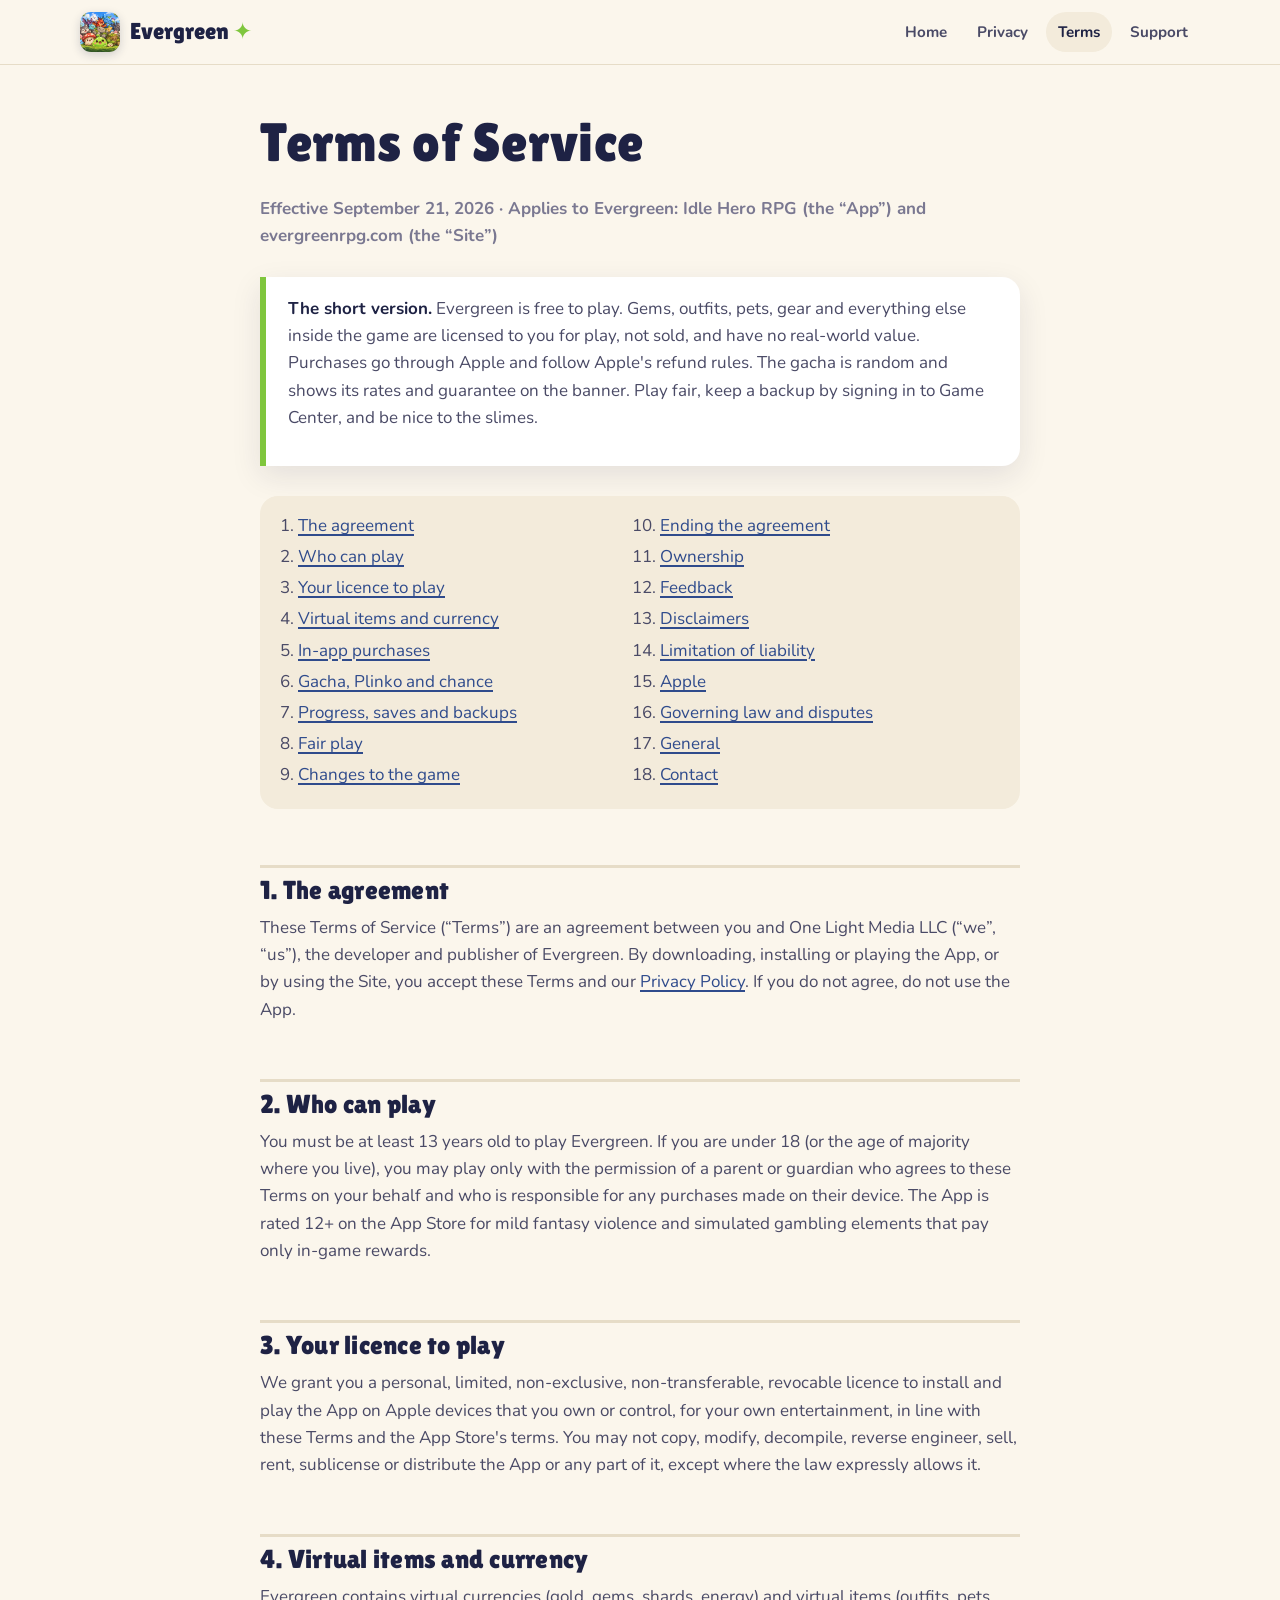
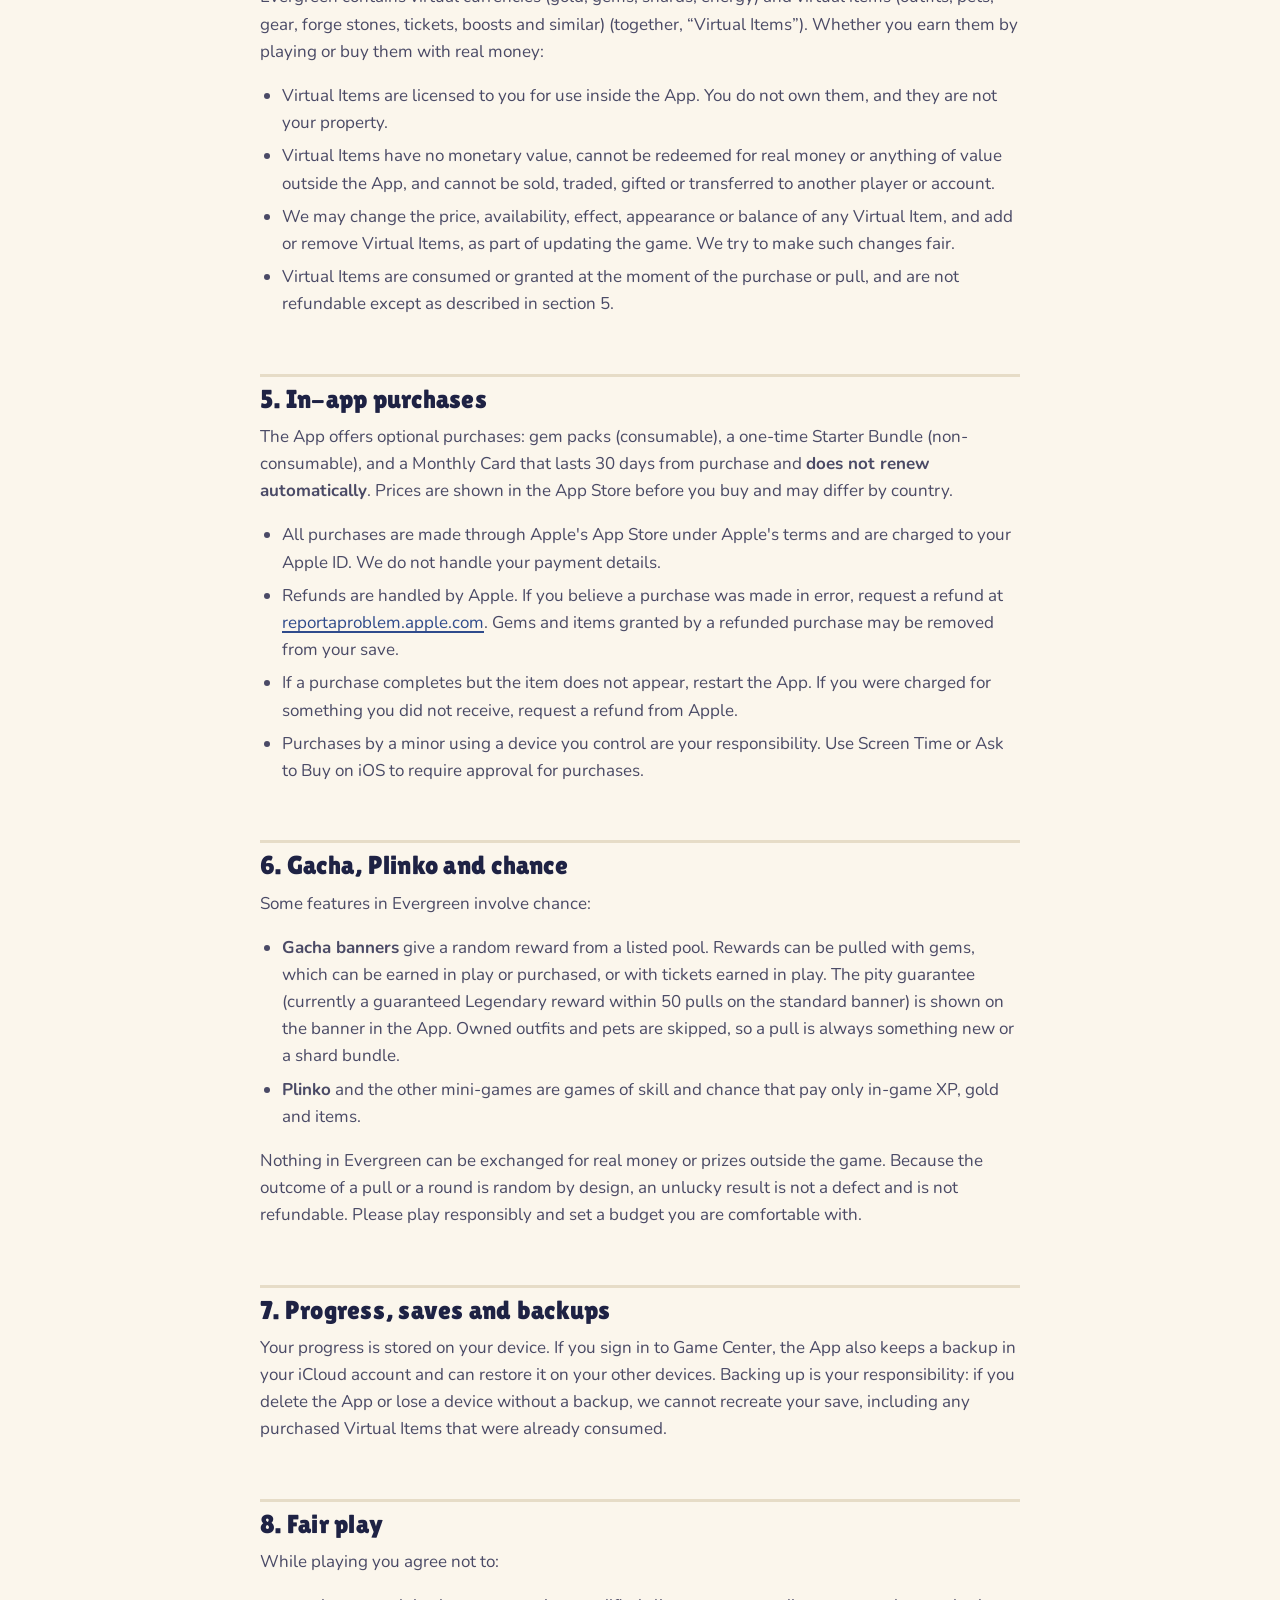
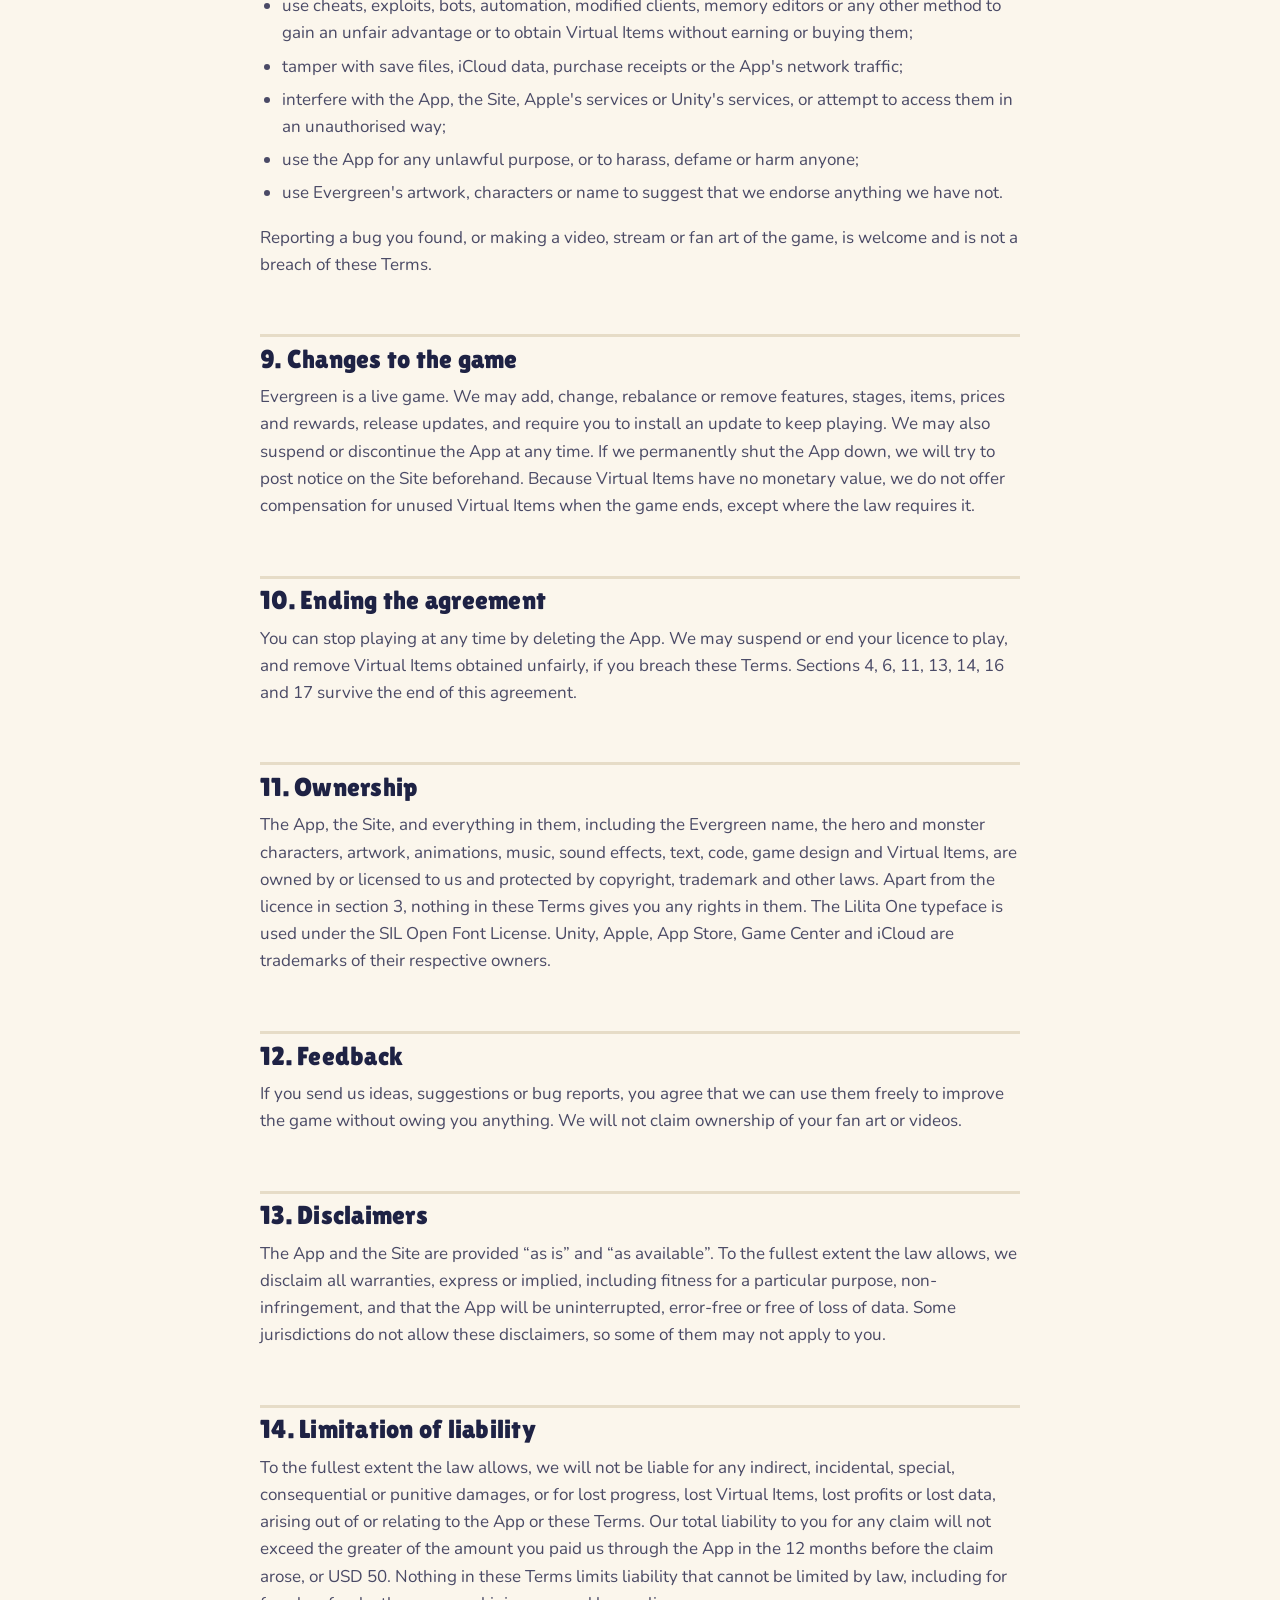
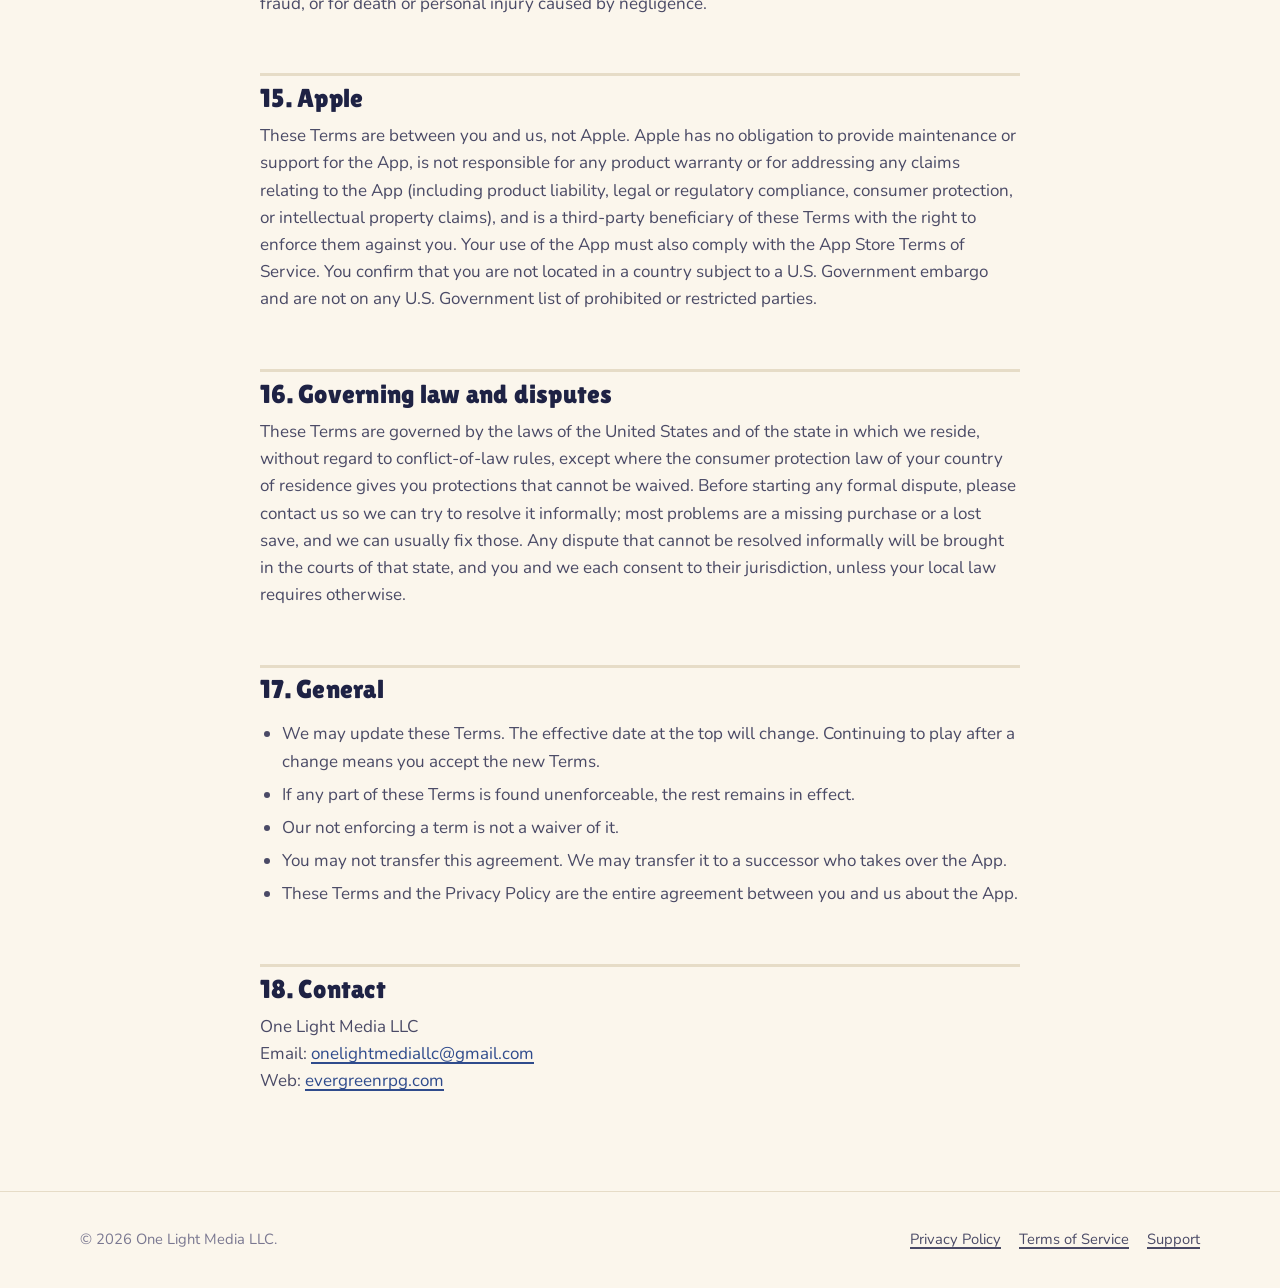
<file: terms.html>
<!DOCTYPE html>
<html lang="en">
<head>
  <meta charset="utf-8">
  <meta name="viewport" content="width=device-width, initial-scale=1">
  <title>Terms of Service – Evergreen</title>
  <meta name="description" content="The terms that apply when you play Evergreen: Idle Hero RPG.">
  <link rel="canonical" href="https://evergreenrpg.com/terms.html">
  <link rel="icon" type="image/png" href="assets/img/favicon.png">
  <link rel="apple-touch-icon" href="assets/img/apple-touch-icon.png">
  <meta name="theme-color" content="#fbf6ec" media="(prefers-color-scheme: light)">
  <meta name="theme-color" content="#171a36" media="(prefers-color-scheme: dark)">
  <link rel="preconnect" href="https://fonts.googleapis.com">
  <link rel="preconnect" href="https://fonts.gstatic.com" crossorigin>
  <link href="https://fonts.googleapis.com/css2?family=Nunito:wght@400;700;800&display=swap" rel="stylesheet">
  <link rel="stylesheet" href="assets/site.css">
</head>
<body>

<header class="site-header">
  <div class="wrap">
    <a class="brand" href="/"><img src="assets/img/icon-512.png" alt="" width="40" height="40"><span>Evergreen <span class="leaf">✦</span></span></a>
    <nav class="nav" aria-label="Site">
      <a href="/">Home</a>
      <a href="privacy.html">Privacy</a>
      <a href="terms.html" aria-current="page">Terms</a>
      <a href="support.html">Support</a>
    </nav>
  </div>
</header>

<main class="legal">
  <div class="wrap-narrow">
    <h1>Terms of Service</h1>
    <p class="meta">Effective September 21, 2026 · Applies to Evergreen: Idle Hero RPG (the “App”) and evergreenrpg.com (the “Site”)</p>

    <div class="summary">
      <p><strong>The short version.</strong> Evergreen is free to play. Gems, outfits, pets, gear and everything else inside the game are licensed to you for play, not sold, and have no real-world value. Purchases go through Apple and follow Apple's refund rules. The gacha is random and shows its rates and guarantee on the banner. Play fair, keep a backup by signing in to Game Center, and be nice to the slimes.</p>
    </div>

    <ol class="toc">
      <li><a href="#agreement">The agreement</a></li>
      <li><a href="#eligibility">Who can play</a></li>
      <li><a href="#license">Your licence to play</a></li>
      <li><a href="#virtual">Virtual items and currency</a></li>
      <li><a href="#purchases">In-app purchases</a></li>
      <li><a href="#gacha">Gacha, Plinko and chance</a></li>
      <li><a href="#progress">Progress, saves and backups</a></li>
      <li><a href="#conduct">Fair play</a></li>
      <li><a href="#changes">Changes to the game</a></li>
      <li><a href="#termination">Ending the agreement</a></li>
      <li><a href="#ip">Ownership</a></li>
      <li><a href="#feedback">Feedback</a></li>
      <li><a href="#disclaimer">Disclaimers</a></li>
      <li><a href="#liability">Limitation of liability</a></li>
      <li><a href="#apple">Apple</a></li>
      <li><a href="#law">Governing law and disputes</a></li>
      <li><a href="#general">General</a></li>
      <li><a href="#contact">Contact</a></li>
    </ol>

    <h2 id="agreement">1. The agreement</h2>
    <p>These Terms of Service (“Terms”) are an agreement between you and One Light Media LLC (“we”, “us”), the developer and publisher of Evergreen. By downloading, installing or playing the App, or by using the Site, you accept these Terms and our <a href="privacy.html">Privacy Policy</a>. If you do not agree, do not use the App.</p>

    <h2 id="eligibility">2. Who can play</h2>
    <p>You must be at least 13 years old to play Evergreen. If you are under 18 (or the age of majority where you live), you may play only with the permission of a parent or guardian who agrees to these Terms on your behalf and who is responsible for any purchases made on their device. The App is rated 12+ on the App Store for mild fantasy violence and simulated gambling elements that pay only in-game rewards.</p>

    <h2 id="license">3. Your licence to play</h2>
    <p>We grant you a personal, limited, non-exclusive, non-transferable, revocable licence to install and play the App on Apple devices that you own or control, for your own entertainment, in line with these Terms and the App Store's terms. You may not copy, modify, decompile, reverse engineer, sell, rent, sublicense or distribute the App or any part of it, except where the law expressly allows it.</p>

    <h2 id="virtual">4. Virtual items and currency</h2>
    <p>Evergreen contains virtual currencies (gold, gems, shards, energy) and virtual items (outfits, pets, gear, forge stones, tickets, boosts and similar) (together, “Virtual Items”). Whether you earn them by playing or buy them with real money:</p>
    <ul>
      <li>Virtual Items are licensed to you for use inside the App. You do not own them, and they are not your property.</li>
      <li>Virtual Items have no monetary value, cannot be redeemed for real money or anything of value outside the App, and cannot be sold, traded, gifted or transferred to another player or account.</li>
      <li>We may change the price, availability, effect, appearance or balance of any Virtual Item, and add or remove Virtual Items, as part of updating the game. We try to make such changes fair.</li>
      <li>Virtual Items are consumed or granted at the moment of the purchase or pull, and are not refundable except as described in section 5.</li>
    </ul>

    <h2 id="purchases">5. In-app purchases</h2>
    <p>The App offers optional purchases: gem packs (consumable), a one-time Starter Bundle (non-consumable), and a Monthly Card that lasts 30 days from purchase and <strong>does not renew automatically</strong>. Prices are shown in the App Store before you buy and may differ by country.</p>
    <ul>
      <li>All purchases are made through Apple's App Store under Apple's terms and are charged to your Apple ID. We do not handle your payment details.</li>
      <li>Refunds are handled by Apple. If you believe a purchase was made in error, request a refund at <a href="https://reportaproblem.apple.com" rel="noopener">reportaproblem.apple.com</a>. Gems and items granted by a refunded purchase may be removed from your save.</li>
      <li>If a purchase completes but the item does not appear, restart the App. If you were charged for something you did not receive, request a refund from Apple.</li>
      <li>Purchases by a minor using a device you control are your responsibility. Use Screen Time or Ask to Buy on iOS to require approval for purchases.</li>
    </ul>

    <h2 id="gacha">6. Gacha, Plinko and chance</h2>
    <p>Some features in Evergreen involve chance:</p>
    <ul>
      <li><strong>Gacha banners</strong> give a random reward from a listed pool. Rewards can be pulled with gems, which can be earned in play or purchased, or with tickets earned in play. The pity guarantee (currently a guaranteed Legendary reward within 50 pulls on the standard banner) is shown on the banner in the App. Owned outfits and pets are skipped, so a pull is always something new or a shard bundle.</li>
      <li><strong>Plinko</strong> and the other mini-games are games of skill and chance that pay only in-game XP, gold and items.</li>
    </ul>
    <p>Nothing in Evergreen can be exchanged for real money or prizes outside the game. Because the outcome of a pull or a round is random by design, an unlucky result is not a defect and is not refundable. Please play responsibly and set a budget you are comfortable with.</p>

    <h2 id="progress">7. Progress, saves and backups</h2>
    <p>Your progress is stored on your device. If you sign in to Game Center, the App also keeps a backup in your iCloud account and can restore it on your other devices. Backing up is your responsibility: if you delete the App or lose a device without a backup, we cannot recreate your save, including any purchased Virtual Items that were already consumed.</p>

    <h2 id="conduct">8. Fair play</h2>
    <p>While playing you agree not to:</p>
    <ul>
      <li>use cheats, exploits, bots, automation, modified clients, memory editors or any other method to gain an unfair advantage or to obtain Virtual Items without earning or buying them;</li>
      <li>tamper with save files, iCloud data, purchase receipts or the App's network traffic;</li>
      <li>interfere with the App, the Site, Apple's services or Unity's services, or attempt to access them in an unauthorised way;</li>
      <li>use the App for any unlawful purpose, or to harass, defame or harm anyone;</li>
      <li>use Evergreen's artwork, characters or name to suggest that we endorse anything we have not.</li>
    </ul>
    <p>Reporting a bug you found, or making a video, stream or fan art of the game, is welcome and is not a breach of these Terms.</p>

    <h2 id="changes">9. Changes to the game</h2>
    <p>Evergreen is a live game. We may add, change, rebalance or remove features, stages, items, prices and rewards, release updates, and require you to install an update to keep playing. We may also suspend or discontinue the App at any time. If we permanently shut the App down, we will try to post notice on the Site beforehand. Because Virtual Items have no monetary value, we do not offer compensation for unused Virtual Items when the game ends, except where the law requires it.</p>

    <h2 id="termination">10. Ending the agreement</h2>
    <p>You can stop playing at any time by deleting the App. We may suspend or end your licence to play, and remove Virtual Items obtained unfairly, if you breach these Terms. Sections 4, 6, 11, 13, 14, 16 and 17 survive the end of this agreement.</p>

    <h2 id="ip">11. Ownership</h2>
    <p>The App, the Site, and everything in them, including the Evergreen name, the hero and monster characters, artwork, animations, music, sound effects, text, code, game design and Virtual Items, are owned by or licensed to us and protected by copyright, trademark and other laws. Apart from the licence in section 3, nothing in these Terms gives you any rights in them. The Lilita One typeface is used under the SIL Open Font License. Unity, Apple, App Store, Game Center and iCloud are trademarks of their respective owners.</p>

    <h2 id="feedback">12. Feedback</h2>
    <p>If you send us ideas, suggestions or bug reports, you agree that we can use them freely to improve the game without owing you anything. We will not claim ownership of your fan art or videos.</p>

    <h2 id="disclaimer">13. Disclaimers</h2>
    <p>The App and the Site are provided “as is” and “as available”. To the fullest extent the law allows, we disclaim all warranties, express or implied, including fitness for a particular purpose, non-infringement, and that the App will be uninterrupted, error-free or free of loss of data. Some jurisdictions do not allow these disclaimers, so some of them may not apply to you.</p>

    <h2 id="liability">14. Limitation of liability</h2>
    <p>To the fullest extent the law allows, we will not be liable for any indirect, incidental, special, consequential or punitive damages, or for lost progress, lost Virtual Items, lost profits or lost data, arising out of or relating to the App or these Terms. Our total liability to you for any claim will not exceed the greater of the amount you paid us through the App in the 12 months before the claim arose, or USD 50. Nothing in these Terms limits liability that cannot be limited by law, including for fraud, or for death or personal injury caused by negligence.</p>

    <h2 id="apple">15. Apple</h2>
    <p>These Terms are between you and us, not Apple. Apple has no obligation to provide maintenance or support for the App, is not responsible for any product warranty or for addressing any claims relating to the App (including product liability, legal or regulatory compliance, consumer protection, or intellectual property claims), and is a third-party beneficiary of these Terms with the right to enforce them against you. Your use of the App must also comply with the App Store Terms of Service. You confirm that you are not located in a country subject to a U.S. Government embargo and are not on any U.S. Government list of prohibited or restricted parties.</p>

    <h2 id="law">16. Governing law and disputes</h2>
    <p>These Terms are governed by the laws of the United States and of the state in which we reside, without regard to conflict-of-law rules, except where the consumer protection law of your country of residence gives you protections that cannot be waived. Before starting any formal dispute, please contact us so we can try to resolve it informally; most problems are a missing purchase or a lost save, and we can usually fix those. Any dispute that cannot be resolved informally will be brought in the courts of that state, and you and we each consent to their jurisdiction, unless your local law requires otherwise.</p>

    <h2 id="general">17. General</h2>
    <ul>
      <li>We may update these Terms. The effective date at the top will change. Continuing to play after a change means you accept the new Terms.</li>
      <li>If any part of these Terms is found unenforceable, the rest remains in effect.</li>
      <li>Our not enforcing a term is not a waiver of it.</li>
      <li>You may not transfer this agreement. We may transfer it to a successor who takes over the App.</li>
      <li>These Terms and the Privacy Policy are the entire agreement between you and us about the App.</li>
    </ul>

    <h2 id="contact">18. Contact</h2>
    <p>One Light Media LLC<br>
    Email: <a href="mailto:onelightmediallc@gmail.com">onelightmediallc@gmail.com</a><br>
    Web: <a href="https://evergreenrpg.com/">evergreenrpg.com</a></p>
  </div>
</main>

<footer class="site-footer">
  <div class="wrap">
    <div>© 2026 One Light Media LLC.</div>
    <nav aria-label="Legal">
      <a href="privacy.html">Privacy Policy</a>
      <a href="terms.html">Terms of Service</a>
      <a href="support.html">Support</a>
    </nav>
  </div>
</footer>

</body>
</html>
</file>
<file: assets/site.css>
/* Evergreen: Idle Hero RPG — site styles
   Palette follows the HeroIdleRPG mood board: bright & cheerful primaries,
   earthy warm neutrals, cool mystical navy/purple, pastel accents.
   Saturated but not neon. Clean, friendly, modern. */

@font-face {
  font-family: "Lilita One";
  src: url("fonts/LilitaOne-Regular.ttf") format("truetype");
  font-weight: 400;
  font-style: normal;
  font-display: swap;
}

:root {
  /* bright & cheerful */
  --sun: #ffd44f;
  --orange: #f29a3a;
  --red: #e5504f;
  --sky: #4f85d9;
  --blue: #3466d6;
  /* earthy & warm */
  --amber: #c98a2f;
  --bark: #8b4a2b;
  --cocoa: #57352c;
  --moss: #6d9a33;
  --forest: #4a6e22;
  --leaf: #7fc63d;
  /* cool & mystical */
  --navy: #1e2244;
  --indigo: #3a2f6f;
  --violet: #6b3f9e;
  --dusk: #2f4b8c;
  --teal: #2a7fa2;
  /* pastel & playful */
  --pink: #f6a0c9;
  --coral: #f28b9a;
  --lilac: #e39ac9;
  --powder: #7fb6e2;
  --mint: #7fe0dc;

  --bg: #fbf6ec;
  --bg-2: #f3ebdb;
  --card: #ffffff;
  --ink: #1e2244;
  --ink-2: #4a4a66;
  --muted: #7a7891;
  --line: #e6dcc7;
  --link: #2f4b8c;
  --shadow: 0 10px 30px rgba(30, 34, 68, 0.10);
  --radius: 22px;
  --font-display: "Lilita One", "Arial Rounded MT Bold", "Nunito", sans-serif;
  --font-body: "Nunito", -apple-system, BlinkMacSystemFont, "Segoe UI", sans-serif;
  color-scheme: light;
}

@media (prefers-color-scheme: dark) {
  :root:not([data-theme="light"]) {
    --bg: #171a36;
    --bg-2: #1e2244;
    --card: #232a52;
    --ink: #f7f2e8;
    --ink-2: #d8d3e6;
    --muted: #a7a3c2;
    --line: #34396a;
    --link: #9cc4ff;
    --shadow: 0 10px 30px rgba(0, 0, 0, 0.35);
    color-scheme: dark;
  }
}
:root[data-theme="dark"] {
  --bg: #171a36;
  --bg-2: #1e2244;
  --card: #232a52;
  --ink: #f7f2e8;
  --ink-2: #d8d3e6;
  --muted: #a7a3c2;
  --line: #34396a;
  --link: #9cc4ff;
  --shadow: 0 10px 30px rgba(0, 0, 0, 0.35);
  color-scheme: dark;
}

* { box-sizing: border-box; }
html { scroll-behavior: smooth; -webkit-text-size-adjust: 100%; }
body {
  margin: 0;
  background: var(--bg);
  color: var(--ink);
  font-family: var(--font-body);
  font-size: 17px;
  line-height: 1.6;
  overflow-x: hidden;
}
img { max-width: 100%; height: auto; display: block; }
a { color: var(--link); text-decoration-thickness: 1.5px; text-underline-offset: 3px; }
a:hover { text-decoration-thickness: 2.5px; }

h1, h2, h3, .display {
  font-family: var(--font-display);
  font-weight: 400;
  letter-spacing: 0.01em;
  line-height: 1.1;
  margin: 0 0 0.4em;
}
h1 { font-size: clamp(2.6rem, 7vw, 4.6rem); }
h2 { font-size: clamp(1.9rem, 4.5vw, 2.8rem); }
h3 { font-size: 1.35rem; }
p { margin: 0 0 1em; }

.wrap { width: min(1120px, 100% - 32px); margin-inline: auto; }
.wrap-narrow { width: min(760px, 100% - 32px); margin-inline: auto; }

/* ---------- header ---------- */
.site-header {
  position: sticky; top: 0; z-index: 20;
  background: color-mix(in srgb, var(--bg) 88%, transparent);
  backdrop-filter: blur(10px);
  -webkit-backdrop-filter: blur(10px);
  border-bottom: 1px solid var(--line);
}
.site-header .wrap { display: flex; align-items: center; justify-content: space-between; gap: 16px; min-height: 64px; }
.brand { display: flex; align-items: center; gap: 10px; text-decoration: none; color: var(--ink); }
.brand img { width: 40px; height: 40px; border-radius: 11px; box-shadow: 0 3px 10px rgba(30,34,68,.18); }
.brand span { font-family: var(--font-display); font-size: 1.45rem; }
.brand .leaf { color: var(--leaf); }
.nav { display: flex; gap: 6px; flex-wrap: wrap; justify-content: flex-end; }
.nav a { color: var(--ink-2); text-decoration: none; padding: 8px 12px; border-radius: 999px; font-weight: 700; font-size: 0.95rem; }
.nav a:hover, .nav a[aria-current="page"] { background: var(--bg-2); color: var(--ink); }

/* ---------- buttons ---------- */
.btn {
  display: inline-flex; align-items: center; justify-content: center; gap: 10px;
  font-family: var(--font-display); font-size: 1.15rem; letter-spacing: 0.02em;
  padding: 14px 26px; border-radius: 999px; text-decoration: none; cursor: pointer;
  border: 0; transition: transform .12s ease, box-shadow .12s ease;
  box-shadow: 0 6px 0 rgba(0,0,0,.18), 0 10px 22px rgba(30,34,68,.15);
}
.btn:hover { transform: translateY(-2px); }
.btn:active { transform: translateY(2px); box-shadow: 0 2px 0 rgba(0,0,0,.18); }
.btn-primary { background: linear-gradient(180deg, #ffe27a, var(--sun) 55%, #f3b833); color: var(--cocoa); }
.btn-secondary { background: linear-gradient(180deg, #6e9df0, var(--sky) 55%, var(--blue)); color: #fff; }
.btn-ghost { background: var(--card); color: var(--ink); border: 2px solid var(--line); box-shadow: none; }
.btn svg { width: 22px; height: 22px; }

/* ---------- hero ---------- */
.hero {
  position: relative; overflow: hidden;
  background:
    radial-gradient(60% 50% at 20% 0%, rgba(255,212,79,.35), transparent 70%),
    radial-gradient(50% 50% at 90% 10%, rgba(127,182,226,.35), transparent 70%),
    linear-gradient(180deg, var(--bg) 0%, var(--bg-2) 100%);
}
.hero .wrap { display: grid; grid-template-columns: 1.05fr 1fr; gap: 40px; align-items: center; padding: 56px 0 24px; }
.hero-copy .kicker {
  display: inline-flex; align-items: center; gap: 8px;
  background: var(--card); border: 1px solid var(--line); color: var(--ink-2);
  padding: 6px 14px; border-radius: 999px; font-weight: 800; font-size: .85rem; letter-spacing: .08em; text-transform: uppercase;
}
.hero-copy h1 { margin-top: 18px; }
.hero-copy h1 .accent { color: var(--moss); }
.hero-copy .lede { font-size: 1.2rem; color: var(--ink-2); max-width: 34ch; }
.hero-actions { display: flex; flex-wrap: wrap; gap: 14px; margin-top: 22px; }
.hero-note { color: var(--muted); font-size: .9rem; margin-top: 14px; }
.hero-art { position: relative; min-width: 0; }
.hero-copy { min-width: 0; }
.hero .wrap > * { min-width: 0; }
.hero-art img { width: 100%; border-radius: 28px; box-shadow: var(--shadow); }
.hero-art .badge {
  position: absolute; left: -10px; bottom: 24px;
  background: var(--card); border-radius: 18px; padding: 12px 16px; box-shadow: var(--shadow);
  display: flex; align-items: center; gap: 12px; max-width: 260px;
}
.hero-art .badge img { width: 48px; height: 48px; border-radius: 12px; box-shadow: none; }
.hero-art .badge strong { font-family: var(--font-display); font-weight: 400; display: block; line-height: 1.15; }
.hero-art .badge small { color: var(--muted); }

/* wide art strip */
.strip { margin: 0; }
.strip img { width: 100%; aspect-ratio: 1795 / 876; object-fit: cover; }

/* ---------- sections ---------- */
section { padding: 64px 0; }
.section-head { max-width: 640px; margin-bottom: 32px; }
.section-head .eyebrow { color: var(--moss); font-weight: 800; letter-spacing: .1em; text-transform: uppercase; font-size: .8rem; }
.section-head p { color: var(--ink-2); font-size: 1.08rem; }

.pillars { display: grid; grid-template-columns: repeat(4, 1fr); gap: 18px; }
.pillar {
  background: var(--card); border-radius: var(--radius); padding: 22px; box-shadow: var(--shadow);
  border-top: 6px solid var(--c, var(--sun));
}
.pillar .icon { width: 52px; height: 52px; border-radius: 16px; display: grid; place-items: center; background: color-mix(in srgb, var(--c) 22%, var(--card)); margin-bottom: 14px; }
.pillar .icon svg { width: 28px; height: 28px; color: var(--c); }
.pillar p { color: var(--ink-2); margin: 0; font-size: .98rem; }

.features > * { min-width: 0; }
.features { display: grid; grid-template-columns: 1fr 1fr; gap: 56px; align-items: center; }
.features + .features { margin-top: 64px; }
.features.flip .feature-art { order: -1; }
.feature-art { display: grid; grid-template-columns: 1fr 1fr; gap: 16px; }
.feature-art img { border-radius: 26px; box-shadow: var(--shadow); border: 6px solid var(--card); }
.feature-art img:nth-child(2) { margin-top: 40px; }
.feature-art.single { grid-template-columns: 1fr; max-width: 320px; margin-inline: auto; }
.feature-copy ul { padding-left: 0; list-style: none; margin: 16px 0 0; }
.feature-copy li { position: relative; padding-left: 30px; margin-bottom: 10px; color: var(--ink-2); }
.feature-copy li::before {
  content: ""; position: absolute; left: 0; top: 7px; width: 16px; height: 16px; border-radius: 50%;
  background: var(--c, var(--leaf)); box-shadow: inset 0 -3px 0 rgba(0,0,0,.15);
}

.gallery { display: grid; grid-template-columns: repeat(4, 1fr); gap: 18px; }
.gallery figure { margin: 0; }
.gallery img { border-radius: 24px; box-shadow: var(--shadow); border: 5px solid var(--card); }
.gallery figcaption { text-align: center; color: var(--muted); font-weight: 700; font-size: .92rem; margin-top: 10px; }

.promise { background: var(--navy); color: #f7f2e8; }
.promise .wrap { display: grid; grid-template-columns: repeat(3, 1fr); gap: 24px; }
.promise h2 { grid-column: 1 / -1; color: var(--sun); }
.promise .card { background: rgba(255,255,255,.06); border: 1px solid rgba(255,255,255,.12); border-radius: var(--radius); padding: 22px; }
.promise .card h3 { color: var(--mint); }
.promise .card p { color: #d8d3e6; margin: 0; }

.cta { text-align: center; padding: 80px 0; background:
  radial-gradient(50% 60% at 50% 100%, rgba(127,198,61,.25), transparent 70%), var(--bg-2); }
.cta h2 { font-size: clamp(2rem, 5vw, 3.2rem); }
.cta p { color: var(--ink-2); max-width: 52ch; margin-inline: auto; }
.cta .hero-actions { justify-content: center; }

.faq details { background: var(--card); border-radius: 16px; padding: 14px 20px; margin-bottom: 10px; box-shadow: var(--shadow); }
.faq summary { cursor: pointer; font-weight: 800; list-style: none; display: flex; justify-content: space-between; align-items: center; }
.faq summary::-webkit-details-marker { display: none; }
.faq summary::after { content: "+"; font-family: var(--font-display); font-size: 1.4rem; color: var(--moss); }
.faq details[open] summary::after { content: "–"; }
.faq details p { color: var(--ink-2); margin: 10px 0 4px; }

/* ---------- footer ---------- */
.site-footer { border-top: 1px solid var(--line); padding: 36px 0; color: var(--muted); font-size: .92rem; }
.site-footer .wrap { display: flex; flex-wrap: wrap; justify-content: space-between; gap: 16px; align-items: center; }
.site-footer nav { display: flex; gap: 18px; flex-wrap: wrap; }
.site-footer a { color: var(--ink-2); }

/* ---------- legal pages ---------- */
.legal { padding: 48px 0 80px; }
.legal .meta { color: var(--muted); font-weight: 700; margin-bottom: 28px; }
.legal h1 { font-size: clamp(2.2rem, 6vw, 3.4rem); }
.legal h2 { font-size: 1.6rem; margin-top: 2.2em; padding-top: .3em; border-top: 3px solid var(--line); }
.legal h3 { font-size: 1.15rem; margin-top: 1.6em; font-family: var(--font-body); font-weight: 800; }
.legal p, .legal li { color: var(--ink-2); }
.legal ul { padding-left: 22px; }
.legal li { margin-bottom: 6px; }
.legal table { width: 100%; border-collapse: collapse; font-size: .95rem; margin: 12px 0 20px; }
.legal th, .legal td { text-align: left; padding: 10px 12px; border-bottom: 1px solid var(--line); vertical-align: top; }
.legal th { background: var(--bg-2); color: var(--ink); font-weight: 800; }
.legal .summary {
  background: var(--card); border-left: 6px solid var(--leaf); border-radius: 0 18px 18px 0;
  padding: 18px 22px; box-shadow: var(--shadow); margin: 0 0 30px;
}
.legal .summary strong { color: var(--ink); }
.legal .toc { background: var(--bg-2); border-radius: 18px; padding: 16px 22px 16px 38px; columns: 2; column-gap: 24px; margin-bottom: 30px; }
.legal .toc li { break-inside: avoid; margin-bottom: 4px; }
.legal .notice { background: color-mix(in srgb, var(--sun) 18%, var(--card)); border-radius: 14px; padding: 14px 18px; }

/* ---------- responsive ---------- */
@media (max-width: 960px) {
  .pillars { grid-template-columns: repeat(2, 1fr); }
  .gallery { grid-template-columns: repeat(2, 1fr); }
  .promise .wrap { grid-template-columns: 1fr; }
}
@media (max-width: 760px) {
  .hero .wrap { grid-template-columns: 1fr; padding-top: 32px; }
  .hero-art .badge { left: 8px; bottom: 12px; }
  .features, .features.flip { grid-template-columns: 1fr; gap: 28px; }
  .features.flip .feature-art { order: 0; }
  .feature-art img:nth-child(2) { margin-top: 24px; }
  section { padding: 48px 0; }
  .legal .toc { columns: 1; }
  .site-header .wrap { flex-wrap: wrap; padding: 8px 0; }
}
@media (max-width: 480px) {
  .pillars { grid-template-columns: 1fr; }
  .gallery { grid-template-columns: 1fr 1fr; gap: 12px; }
  .btn { width: 100%; }
}
@media (prefers-reduced-motion: reduce) {
  html { scroll-behavior: auto; }
  .btn { transition: none; }
}
</file>
